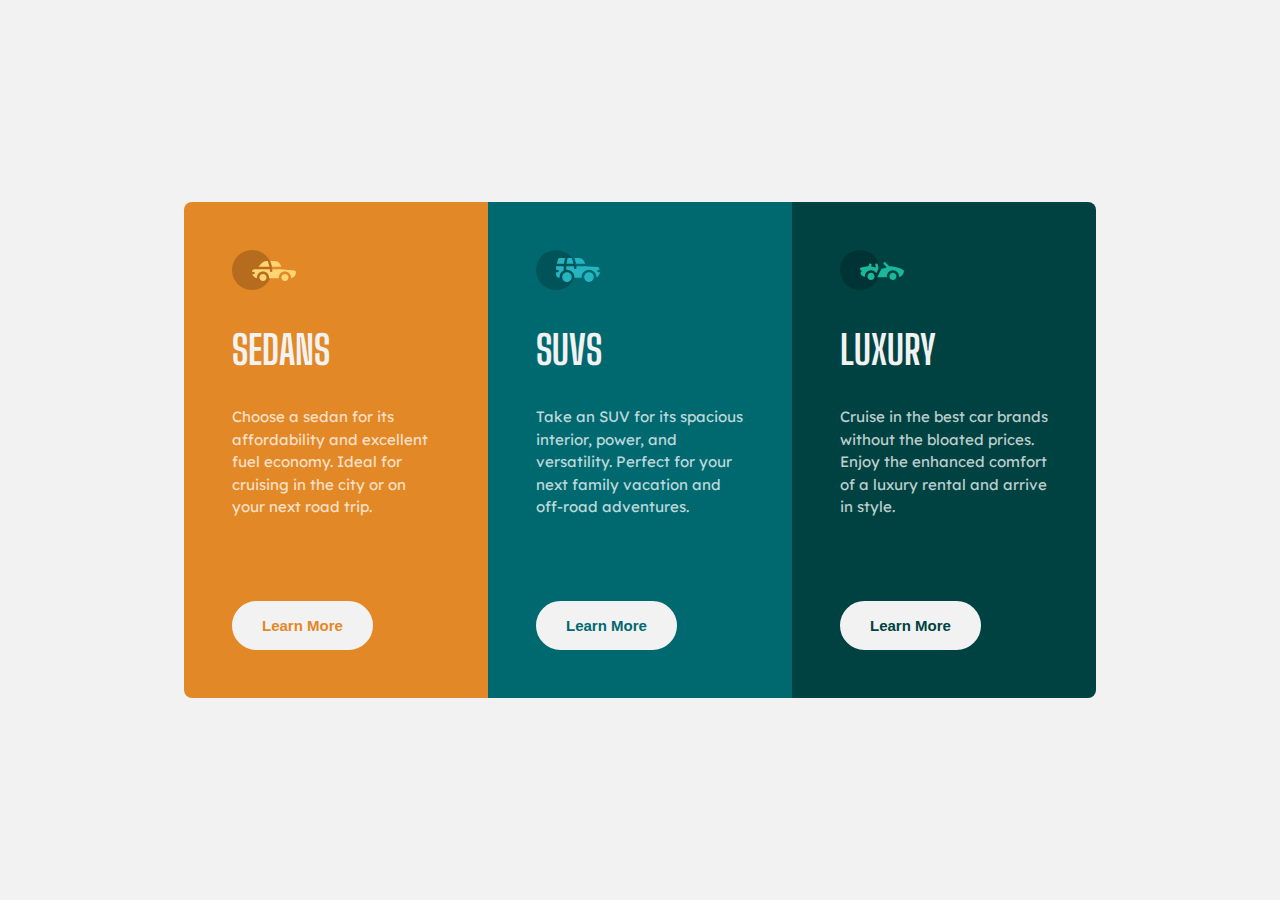
<file: 3-column-preview-card-component/index.html>
<!DOCTYPE html>
<html lang="en">
  <head>
    <meta charset="UTF-8" />
    <meta name="viewport" content="width=device-width, initial-scale=1.0" />
    <!-- displays site properly based on user's device -->

    <link
      rel="icon"
      type="image/png"
      sizes="32x32"
      href="./images/favicon-32x32.png"
    />
    <link rel="stylesheet" href="style.css" />

    <title>Frontend Mentor | 3-column preview card component</title>

    <!-- Feel free to remove these styles or customise in your own stylesheet 👍 -->
    <style>
      .attribution {
        font-size: 11px;
        text-align: center;
      }
      .attribution a {
        color: hsl(228, 45%, 44%);
      }
    </style>
  </head>
  <body>
    <div class="container">
      <div class="orange_column column">
        <img src="./images/icon-sedans.svg" alt="car" />
        <h2>Sedans</h2>
        <p>
          Choose a sedan for its affordability and excellent fuel economy. Ideal
          for cruising in the city or on your next road trip.
        </p>
        <button>Learn more</button>
      </div>
      <div class="darkCyan_column column">
        <img src="./images/icon-suvs.svg" alt="car" />
        <h2>SUVs</h2>
        <p>
          Take an SUV for its spacious interior, power, and versatility. Perfect
          for your next family vacation and off-road adventures.
        </p>
        <button>Learn more</button>
      </div>
      <div class="vDarkCyan_column column">
        <img src="./images/icon-luxury.svg" alt="car" />
        <h2>Luxury</h2>
        <p>
          Cruise in the best car brands without the bloated prices. Enjoy the
          enhanced comfort of a luxury rental and arrive in style.
        </p>
        <button>Learn more</button>
      </div>
    </div>

    <!-- <div class="attribution">
    Challenge by <a href="https://www.frontendmentor.io?ref=challenge" target="_blank">Frontend Mentor</a>. 
    Coded by <a href="#">Your Name Here</a>.
  </div> -->
  </body>
</html>
</file>
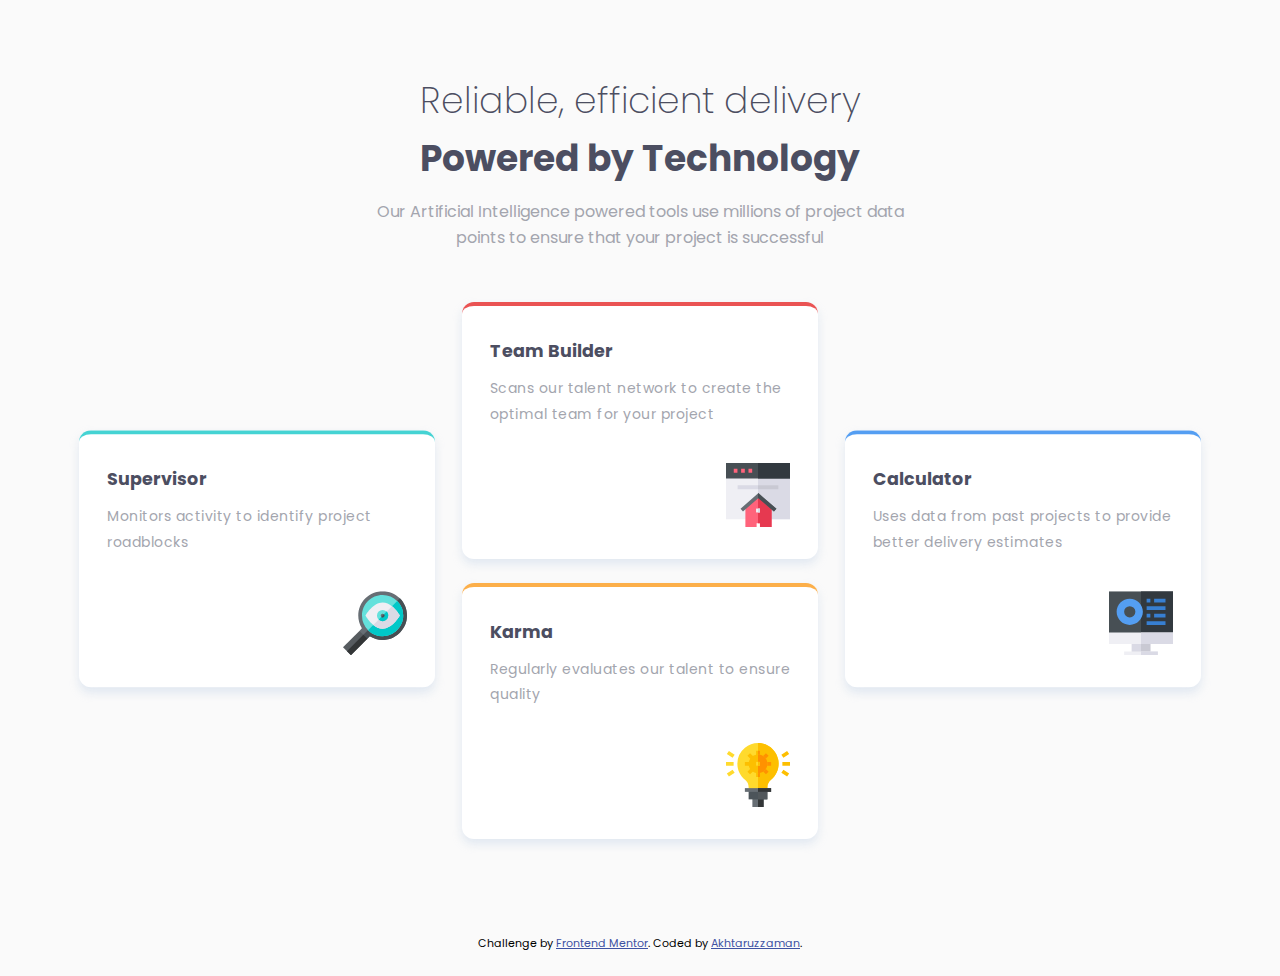
<file: four-card-feature-section-master/index.html>
<!DOCTYPE html>
<html lang="en">
  <head>
    <meta charset="UTF-8" />
    <meta name="viewport" content="width=device-width, initial-scale=1.0" />
    <!-- displays site properly based on user's device -->

    <link
      rel="icon"
      type="image/png"
      sizes="32x32"
      href="./images/favicon-32x32.png"
    />
    <link rel="stylesheet" href="style.css" />

    <title>Frontend Mentor | Four card feature section</title>

    <!-- Feel free to remove these styles or customise in your own stylesheet 👍 -->
    <style>
      .attribution {
        font-size: 11px;
        text-align: center;
      }
      .attribution a {
        color: hsl(228, 45%, 44%);
      }
    </style>
  </head>
  <body>
    <section class="container">
      <header>
        <h1>Reliable, efficient delivery</h1>
        <h2>Powered by Technology</h2>
        <p>
          Our Artificial Intelligence powered tools use millions of project data
          points to ensure that your project is successful
        </p>
      </header>
      <main>
        <div class="cards">
          <div class="card down">
            <h3 class="card_heading">Supervisor</h3>
            <p class="card_pera">
              Monitors activity to identify project roadblocks
            </p>
            <div class="icon">
              <img src="./images/icon-supervisor.svg" alt="magnifire" />
            </div>
          </div>
          <div class="card">
            <h3 class="card_heading">Team Builder</h3>
            <p class="card_pera">
              Scans our talent network to create the optimal team for your
              project
            </p>
            <div class="icon">
              <img src="./images/icon-team-builder.svg" alt="magnifire" />
            </div>
          </div>
          <div class="card">
            <h3 class="card_heading">Karma</h3>
            <p class="card_pera">
              Regularly evaluates our talent to ensure quality
            </p>
            <div class="icon">
              <img src="./images/icon-karma.svg" alt="magnifire" />
            </div>
          </div>
          <div class="card down">
            <h3 class="card_heading">Calculator</h3>
            <p class="card_pera">
              Uses data from past projects to provide better delivery estimates
            </p>
            <div class="icon">
              <img src="./images/icon-calculator.svg" alt="magnifire" />
            </div>
          </div>
        </div>
      </main>

      <footer>
        <p class="attribution">
          Challenge by
          <a href="https://www.frontendmentor.io?ref=challenge" target="_blank"
            >Frontend Mentor</a
          >. Coded by
          <a href="https://github.com/Akhtaruzzamanan">Akhtaruzzaman</a>.
        </p>
      </footer>
    </section>
  </body>
</html>
</file>
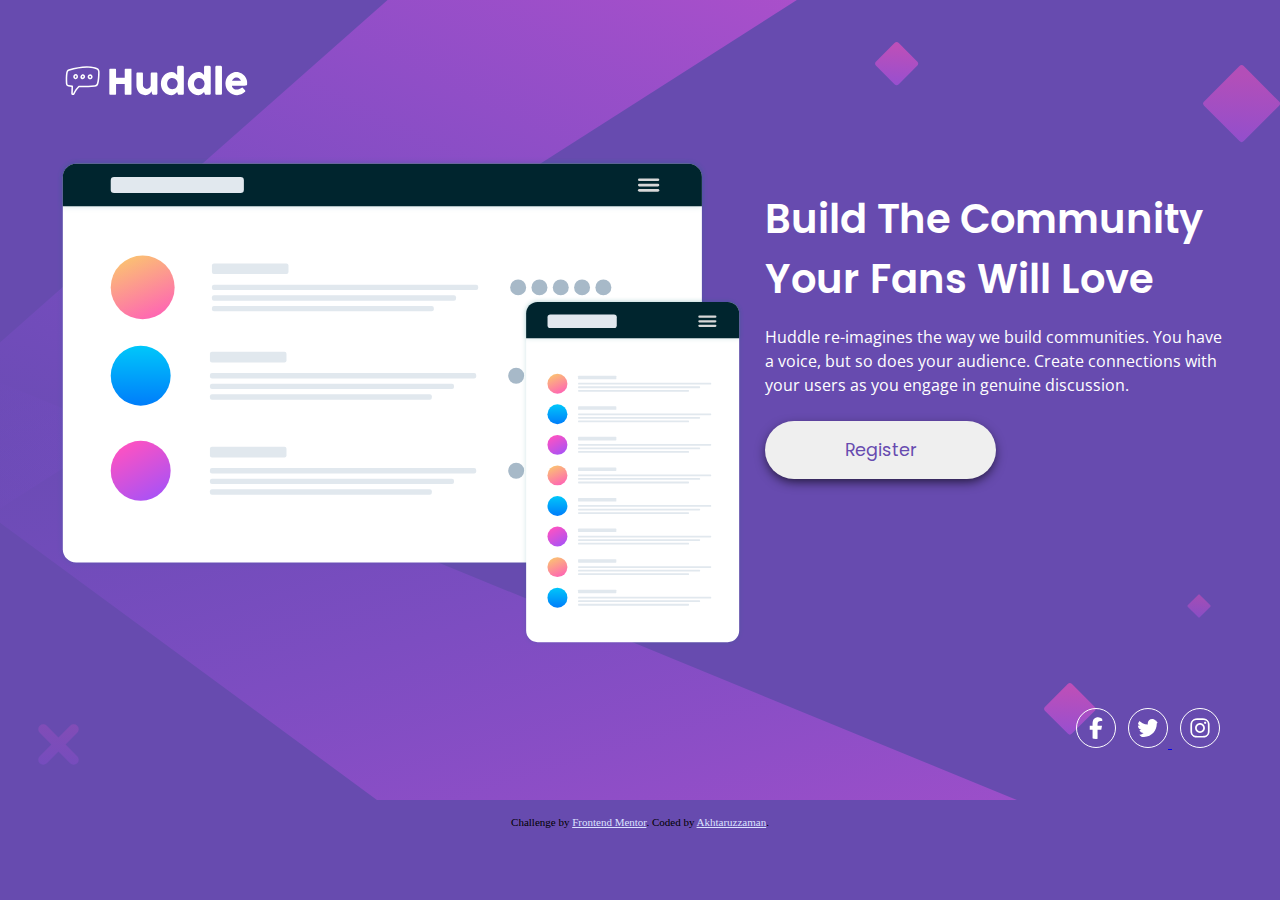
<file: huddle-landing-page-with-single-introductory-section-solutions/index.html>
<!DOCTYPE html>
<html lang="en">
  <head>
    <meta charset="UTF-8" />
    <meta name="viewport" content="width=device-width, initial-scale=1.0" />
    <!-- displays site properly based on user's device -->

    <link
      rel="icon"
      type="image/png"
      sizes="32x32"
      href="./images/favicon-32x32.png"
    />
    <link
      rel="stylesheet"
      href="https://cdnjs.cloudflare.com/ajax/libs/font-awesome/6.5.2/css/all.min.css"
    />
    <link rel="stylesheet" href="style.css" />
    <title>
      Frontend Mentor | Huddle landing page with single introductory section
    </title>

    <!-- Feel free to remove these styles or customise in your own stylesheet 👍 -->
    <style>
      .attribution {
        font-size: 11px;
        text-align: center;
        padding: 8px;
      }
      .attribution a {
        color: hsl(229, 100%, 93%);
      }
    </style>
  </head>
  <body>
    <main>
      <div class="container">
        <div class="logo">
          <img src="./images/logo.svg" alt="Logo" />
        </div>
        <div class="content">
          <div class="image">
            <img src="./images//illustration-mockups.svg" alt="banner_Image" />
          </div>
          <div class="text">
            <h1>Build The Community Your Fans Will Love</h1>
            <p>
              Huddle re-imagines the way we build communities. You have a voice,
              but so does your audience. Create connections with your users as
              you engage in genuine discussion.
            </p>
            <button>Register</button>
          </div>
        </div>
        <div class="social-icons">
          <a href="#">
            <svg xmlns="http://www.w3.org/2000/svg" viewBox="0 0 320 512">
              <!--!Font Awesome Free 6.5.2 by @fontawesome - https://fontawesome.com License - https://fontawesome.com/license/free Copyright 2024 Fonticons, Inc.-->
              <path
                d="M80 299.3V512H196V299.3h86.5l18-97.8H196V166.9c0-51.7 20.3-71.5 72.7-71.5c16.3 0 29.4 .4 37 1.2V7.9C291.4 4 256.4 0 236.2 0C129.3 0 80 50.5 80 159.4v42.1H14v97.8H80z"
              /></svg
          ></a>
          <a href="#">
            <svg xmlns="http://www.w3.org/2000/svg" viewBox="0 0 512 512">
              <!--!Font Awesome Free 6.5.2 by @fontawesome - https://fontawesome.com License - https://fontawesome.com/license/free Copyright 2024 Fonticons, Inc.-->
              <path
                d="M459.4 151.7c.3 4.5 .3 9.1 .3 13.6 0 138.7-105.6 298.6-298.6 298.6-59.5 0-114.7-17.2-161.1-47.1 8.4 1 16.6 1.3 25.3 1.3 49.1 0 94.2-16.6 130.3-44.8-46.1-1-84.8-31.2-98.1-72.8 6.5 1 13 1.6 19.8 1.6 9.4 0 18.8-1.3 27.6-3.6-48.1-9.7-84.1-52-84.1-103v-1.3c14 7.8 30.2 12.7 47.4 13.3-28.3-18.8-46.8-51-46.8-87.4 0-19.5 5.2-37.4 14.3-53 51.7 63.7 129.3 105.3 216.4 109.8-1.6-7.8-2.6-15.9-2.6-24 0-57.8 46.8-104.9 104.9-104.9 30.2 0 57.5 12.7 76.7 33.1 23.7-4.5 46.5-13.3 66.6-25.3-7.8 24.4-24.4 44.8-46.1 57.8 21.1-2.3 41.6-8.1 60.4-16.2-14.3 20.8-32.2 39.3-52.6 54.3z"
              />
            </svg>
          </a>
          <a href="#"
            ><svg xmlns="http://www.w3.org/2000/svg" viewBox="0 0 448 512">
              <!--!Font Awesome Free 6.5.2 by @fontawesome - https://fontawesome.com License - https://fontawesome.com/license/free Copyright 2024 Fonticons, Inc.-->
              <path
                d="M224.1 141c-63.6 0-114.9 51.3-114.9 114.9s51.3 114.9 114.9 114.9S339 319.5 339 255.9 287.7 141 224.1 141zm0 189.6c-41.1 0-74.7-33.5-74.7-74.7s33.5-74.7 74.7-74.7 74.7 33.5 74.7 74.7-33.6 74.7-74.7 74.7zm146.4-194.3c0 14.9-12 26.8-26.8 26.8-14.9 0-26.8-12-26.8-26.8s12-26.8 26.8-26.8 26.8 12 26.8 26.8zm76.1 27.2c-1.7-35.9-9.9-67.7-36.2-93.9-26.2-26.2-58-34.4-93.9-36.2-37-2.1-147.9-2.1-184.9 0-35.8 1.7-67.6 9.9-93.9 36.1s-34.4 58-36.2 93.9c-2.1 37-2.1 147.9 0 184.9 1.7 35.9 9.9 67.7 36.2 93.9s58 34.4 93.9 36.2c37 2.1 147.9 2.1 184.9 0 35.9-1.7 67.7-9.9 93.9-36.2 26.2-26.2 34.4-58 36.2-93.9 2.1-37 2.1-147.8 0-184.8zM398.8 388c-7.8 19.6-22.9 34.7-42.6 42.6-29.5 11.7-99.5 9-132.1 9s-102.7 2.6-132.1-9c-19.6-7.8-34.7-22.9-42.6-42.6-11.7-29.5-9-99.5-9-132.1s-2.6-102.7 9-132.1c7.8-19.6 22.9-34.7 42.6-42.6 29.5-11.7 99.5-9 132.1-9s102.7-2.6 132.1 9c19.6 7.8 34.7 22.9 42.6 42.6 11.7 29.5 9 99.5 9 132.1s2.7 102.7-9 132.1z"
              /></svg
          ></a>
        </div>
      </div>
    </main>

    <footer>
      <p class="attribution">
        Challenge by
        <a href="https://www.frontendmentor.io?ref=challenge" target="_blank"
          >Frontend Mentor</a
        >. Coded by
        <a href="https://github.com/Akhtaruzzamanan">Akhtaruzzaman</a>.
      </p>
    </footer>
  </body>
</html>
</file>
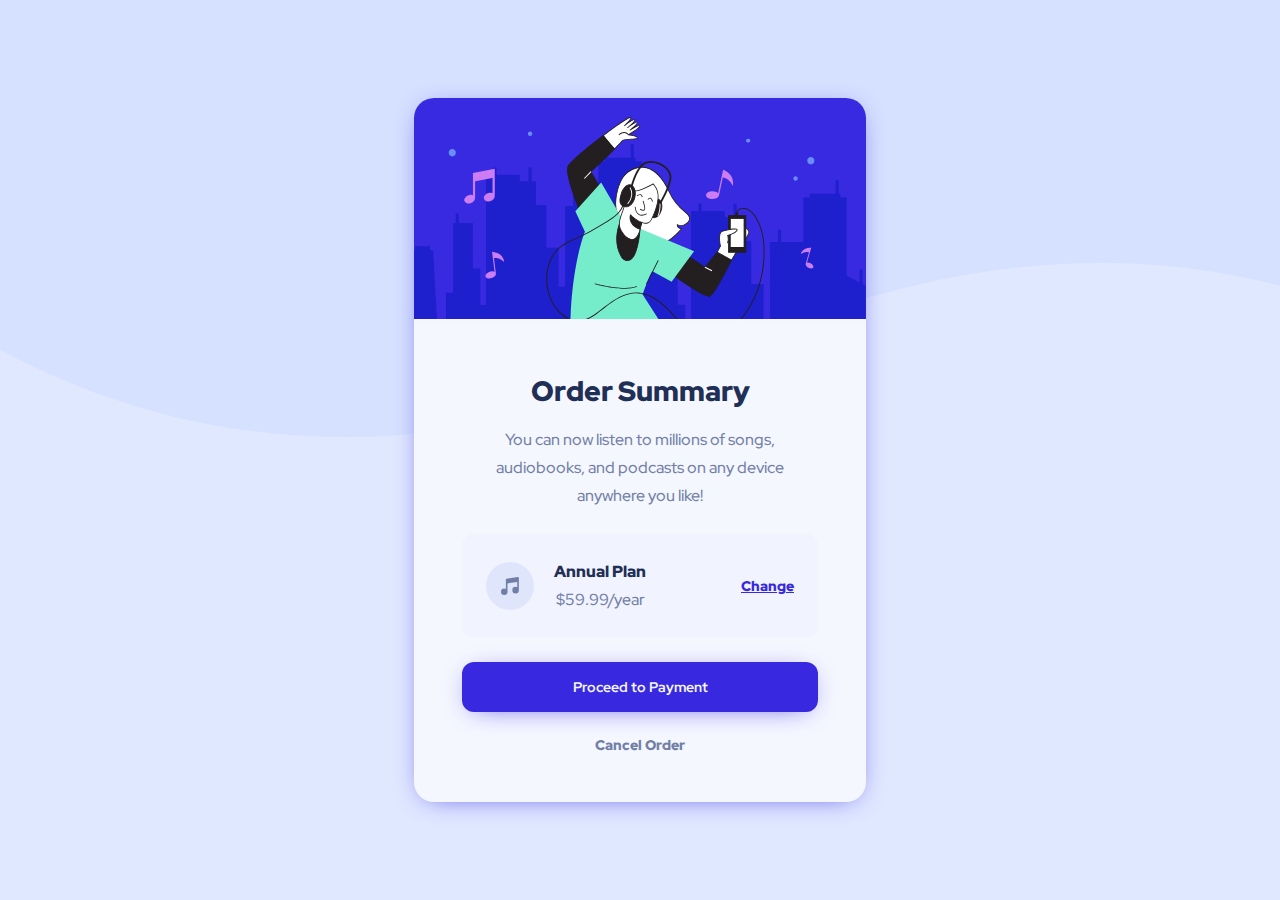
<file: order-summary-component/index.html>
<!DOCTYPE html>
<html lang="en">
  <head>
    <meta charset="UTF-8" />
    <meta name="viewport" content="width=device-width, initial-scale=1.0" />
    <!-- displays site properly based on user's device -->

    <link
      rel="icon"
      type="image/png"
      sizes="32x32"
      href="./images/favicon-32x32.png"
    />

    <title>Frontend Mentor | Order summary card</title>
    <link rel="stylesheet" href="style.css" />

    <!-- Feel free to remove these styles or customise in your own stylesheet 👍 -->
    <style>
      .attribution {
        font-size: 11px;
        text-align: center;
      }
      .attribution a {
        color: hsl(228, 45%, 44%);
      }
    </style>
  </head>
  <body>
    <div class="card">
      <div class="order_image">
        <img src="./images/illustration-hero.svg" alt="order-image" />
      </div>
      <div class="order_details">
        <h2>Order Summary</h2>
        <p>
          You can now listen to millions of songs, audiobooks, and podcasts on
          any device anywhere you like!
        </p>
        <div class="price_plan">
          <div class="price">
            <img src="./images/icon-music.svg" alt="music" />
            <p>
              <strong>Annual Plan</strong> <br />
              $59.99/year
            </p>
          </div>
          <div class="change">
            <a href="#">Change</a>
          </div>
        </div>
        <button>Proceed to Payment</button>
        <a href="#">Cancel Order</a>
      </div>
    </div>

    <!-- <div class="attribution">
      Challenge by
      <a href="https://www.frontendmentor.io?ref=challenge" target="_blank"
        >Frontend Mentor</a
      >. Coded by <a href="#">Your Name Here</a>.
    </div> -->
  </body>
</html>
</file>
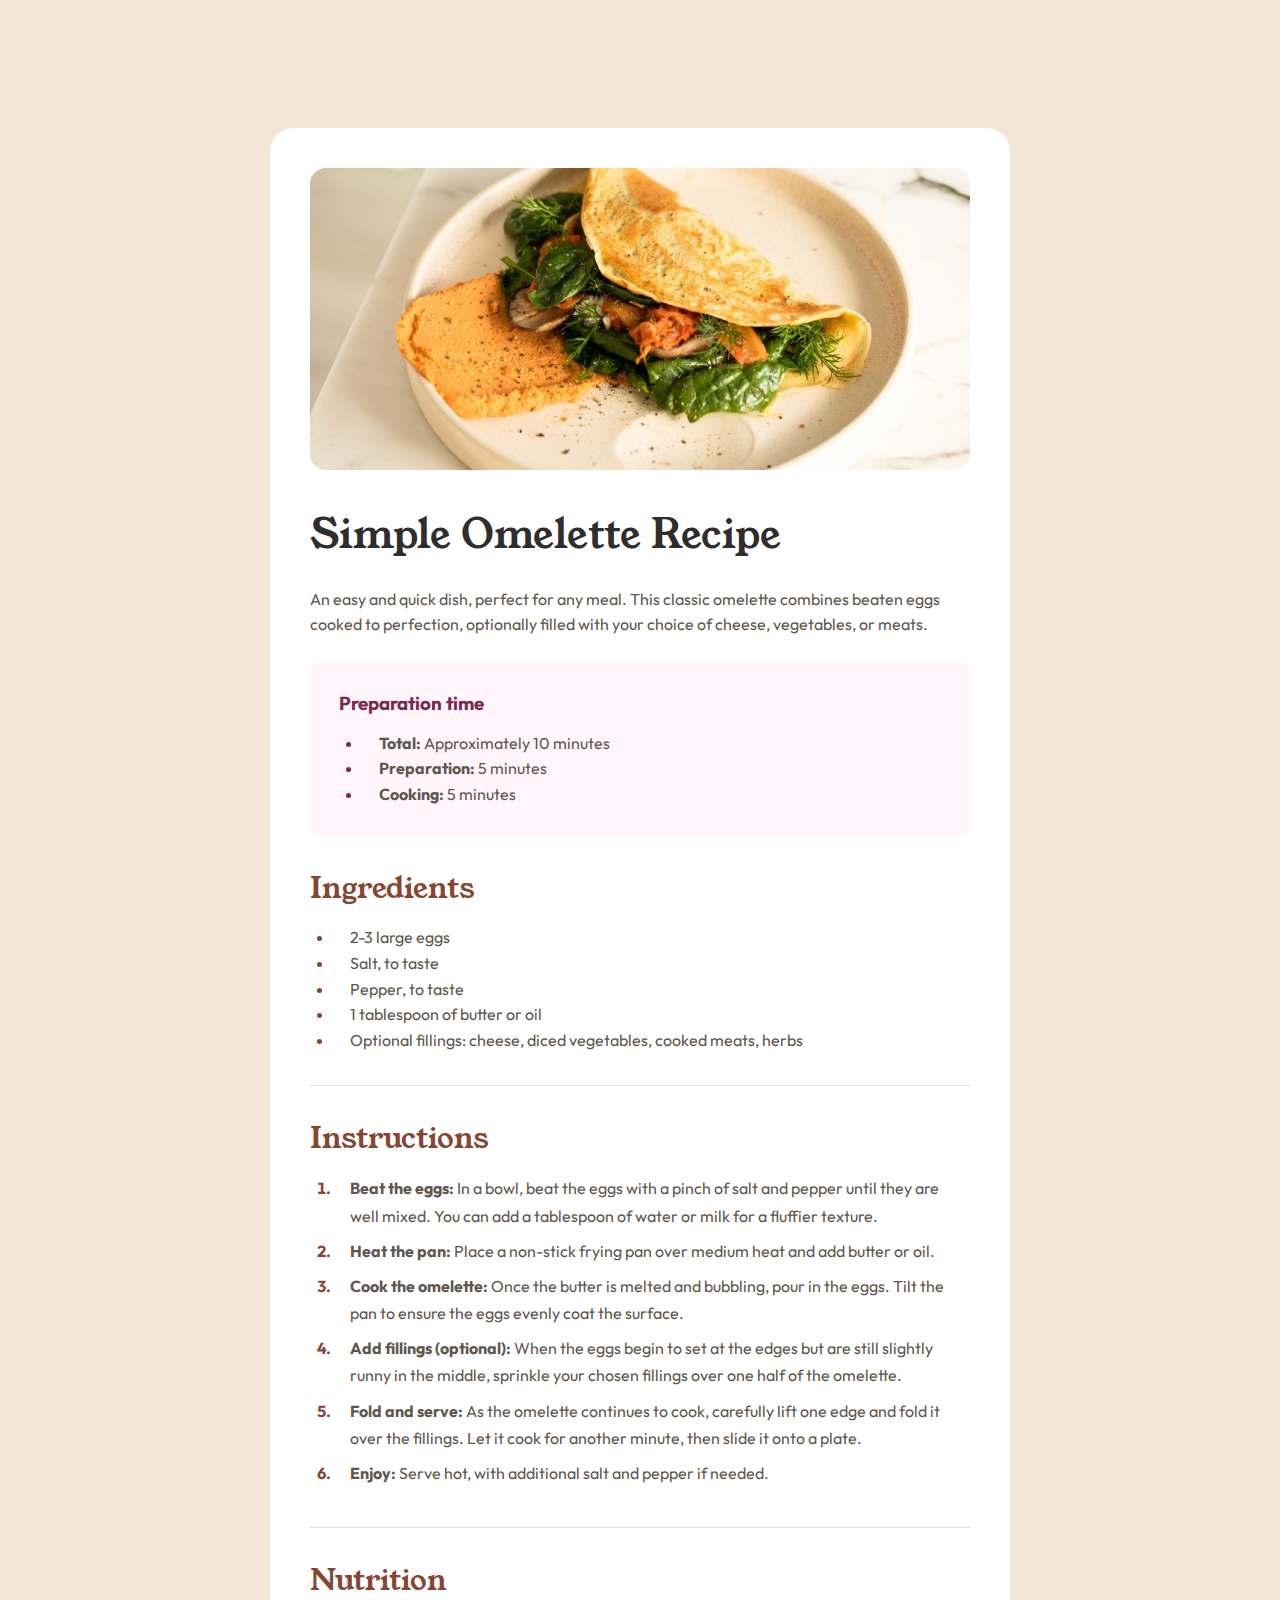
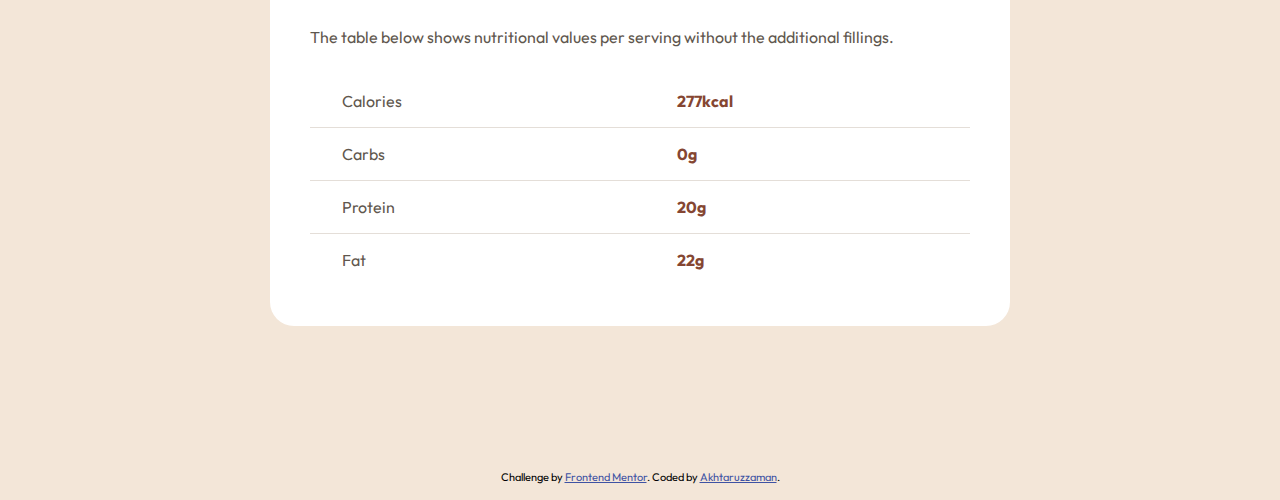
<file: recipe-page-main/index.html>
<!DOCTYPE html>
<html lang="en">
  <head>
    <meta charset="UTF-8" />
    <meta name="viewport" content="width=device-width, initial-scale=1.0" />
    <!-- displays site properly based on user's device -->

    <link
      rel="icon"
      type="image/png"
      sizes="32x32"
      href="./assets/images/favicon-32x32.png"
    />
    <link rel="stylesheet" href="style.css" />

    <title>Frontend Mentor | Recipe page</title>

    <!-- Feel free to remove these styles or customise in your own stylesheet 👍 -->
    <style>
      .attribution {
        font-size: 11px;
        text-align: center;
        padding: 1rem;
      }
      .attribution a {
        color: hsl(228, 45%, 44%);
      }
    </style>
  </head>
  <body>
    <main>
      <div class="container">
        <div class="recipe_card">
          <div class="recipe_image">
            <img src="./assets/images/image-omelette.jpeg" alt="recipe image" />
          </div>
          <div class="recipe_content">
            <h1 class="recipe_title">Simple Omelette Recipe</h1>
            <p class="recipe_decription">
              An easy and quick dish, perfect for any meal. This classic
              omelette combines beaten eggs cooked to perfection, optionally
              filled with your choice of cheese, vegetables, or meats.
            </p>
            <div class="preparation_time">
              <h3>Preparation time</h3>
              <ul>
                <li><strong>Total:</strong> Approximately 10 minutes</li>
                <li><strong>Preparation:</strong> 5 minutes</li>
                <li><strong>Cooking:</strong> 5 minutes</li>
              </ul>
            </div>
            <div class="ingredients">
              <h2>Ingredients</h2>
              <ul>
                <li>2-3 large eggs</li>
                <li>Salt, to taste</li>
                <li>Pepper, to taste</li>
                <li>1 tablespoon of butter or oil</li>
                <li>
                  Optional fillings: cheese, diced vegetables, cooked meats,
                  herbs
                </li>
              </ul>
            </div>
            <div class="instructions">
              <h2>Instructions</h2>
              <ol>
                <li>
                  <strong>Beat the eggs: </strong> In a bowl, beat the eggs with
                  a pinch of salt and pepper until they are well mixed. You can
                  add a tablespoon of water or milk for a fluffier texture.
                </li>
                <li>
                  <strong>Heat the pan: </strong> Place a non-stick frying pan
                  over medium heat and add butter or oil.
                </li>
                <li>
                  <strong>Cook the omelette: </strong> Once the butter is melted
                  and bubbling, pour in the eggs. Tilt the pan to ensure the
                  eggs evenly coat the surface.
                </li>
                <li>
                  <strong>Add fillings (optional): </strong> When the eggs begin
                  to set at the edges but are still slightly runny in the
                  middle, sprinkle your chosen fillings over one half of the
                  omelette.
                </li>
                <li>
                  <strong>Fold and serve: </strong> As the omelette continues to
                  cook, carefully lift one edge and fold it over the fillings.
                  Let it cook for another minute, then slide it onto a plate.
                </li>
                <li>
                  <strong>Enjoy: </strong> Serve hot, with additional salt and
                  pepper if needed.
                </li>
              </ol>
            </div>
            <div class="nutrition">
              <h2>Nutrition</h2>
              <p>
                The table below shows nutritional values per serving without the
                additional fillings.
              </p>
              <table>
                <tr>
                  <td>Calories</td>
                  <td><strong>277kcal</strong></td>
                </tr>
                <tr>
                  <td>Carbs</td>
                  <td><strong>0g</strong></td>
                </tr>
                <tr>
                  <td>Protein</td>
                  <td><strong>20g</strong></td>
                </tr>
                <tr>
                  <td>Fat</td>
                  <td><strong>22g</strong></td>
                </tr>
              </table>
            </div>
          </div>
        </div>
      </div>
    </main>

    <div class="attribution">
      Challenge by
      <a href="https://www.frontendmentor.io?ref=challenge" target="_blank"
        >Frontend Mentor</a
      >. Coded by
      <a href="https://github.com/Akhtaruzzamanan">Akhtaruzzaman</a>.
    </div>
  </body>
</html>
</file>
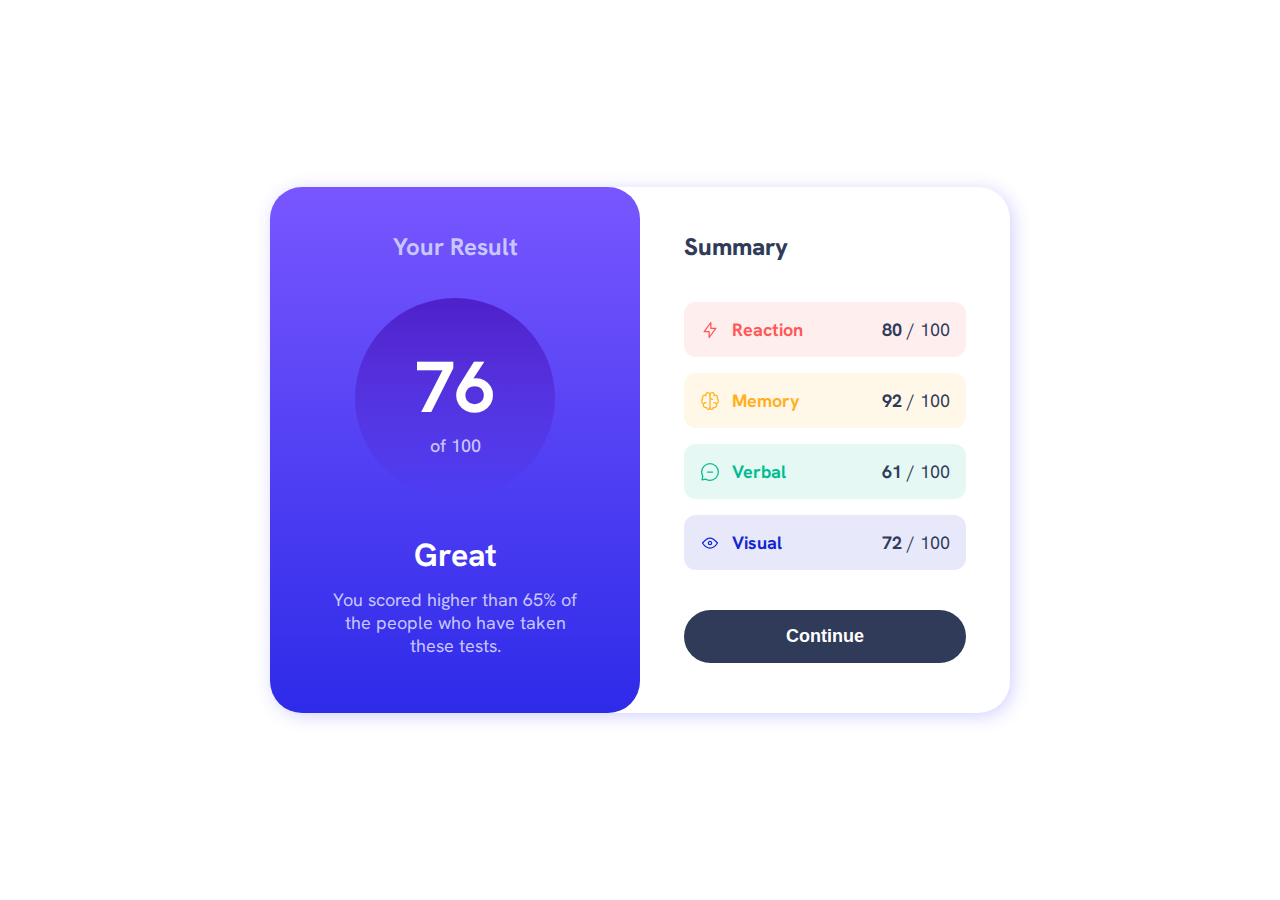
<file: results-summary-component/index.html>
<!DOCTYPE html>
<html lang="en">
  <head>
    <meta charset="UTF-8" />
    <meta name="viewport" content="width=device-width, initial-scale=1.0" />
    <!-- displays site properly based on user's device -->

    <link
      rel="icon"
      type="image/png"
      sizes="32x32"
      href="./assets/images/favicon-32x32.png"
    />
    <link rel="stylesheet" href="style.css" />

    <title>Frontend Mentor | Results summary component</title>

    <!-- Feel free to remove these styles or customise in your own stylesheet 👍 -->
    <style>
      .attribution {
        font-size: 11px;
        text-align: center;
      }
      .attribution a {
        color: hsl(228, 45%, 44%);
      }
    </style>
  </head>
  <body>
    <div class="card">
      <section class="result">
        <h3 class="title">Your Result</h3>
        <div class="circle">
          <!-- <span class="learge">76</span> <span>of 100</span> -->
          <h2>76</h2>
          <p>of 100</p>
        </div>
        <h2>Great</h2>
        <p>
          You scored higher than 65% of the people who have taken these tests.
        </p>
      </section>
      <section class="summary">
        <h3 class="title">Summary</h3>
        <div class="mark_rows">
          <div class="row">
            <div class="badge">
              <img src="./assets/images/icon-reaction.svg" alt="Reaction" />
              <strong>Reaction</strong>
            </div>
            <p><strong>80</strong> / 100</p>
          </div>
          <div class="row">
            <div class="badge">
              <img src="./assets/images/icon-memory.svg" alt="Reaction" />
              <strong>Memory</strong>
            </div>
            <p><strong>92</strong> / 100</p>
          </div>
          <div class="row">
            <div class="badge">
              <img src="./assets/images/icon-verbal.svg" alt="Reaction" />
              <strong>Verbal</strong>
            </div>
            <p><strong>61</strong> / 100</p>
          </div>
          <div class="row">
            <div class="badge">
              <img src="./assets/images/icon-visual.svg" alt="Reaction" />
              <strong>Visual</strong>
            </div>
            <p><strong>72</strong> / 100</p>
          </div>
        </div>
        <button>Continue</button>
      </section>
    </div>
    <!-- <div class="attribution">
      Challenge by
      <a href="https://www.frontendmentor.io?ref=challenge" target="_blank"
        >Frontend Mentor</a
      >. Coded by <a href="#">Your Name Here</a>.
    </div> -->
  </body>
</html>
</file>
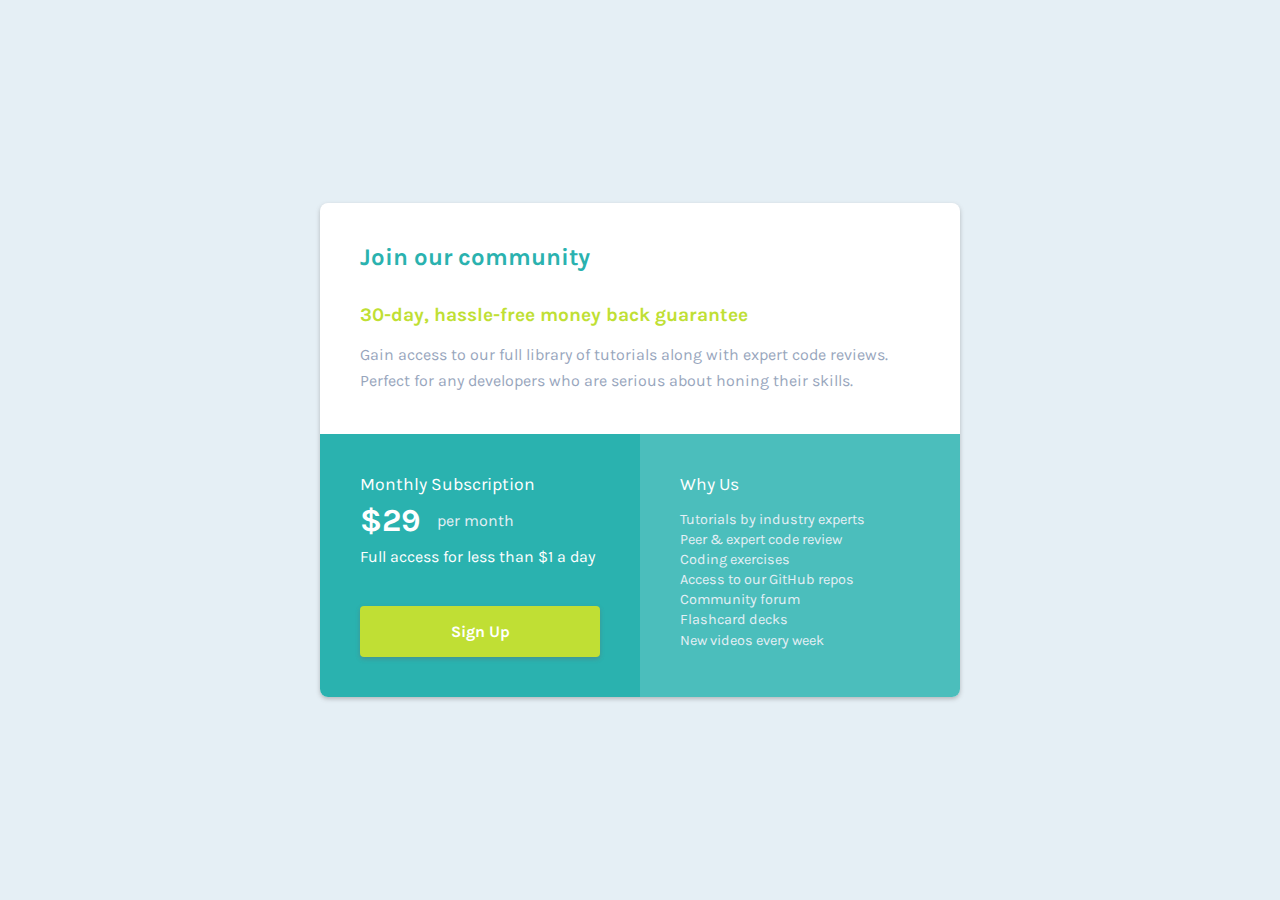
<file: single-price-grid-component-solution/index.html>
<!DOCTYPE html>
<html lang="en">
  <head>
    <meta charset="UTF-8" />
    <meta name="viewport" content="width=device-width, initial-scale=1.0" />
    <!-- displays site properly based on user's device -->

    <link
      rel="icon"
      type="image/png"
      sizes="32x32"
      href="./images/favicon-32x32.png"
    />

    <title>Frontend Mentor | Single Price Grid Component</title>
    <link rel="stylesheet" href="style.css" />

    <!-- Feel free to remove these styles or customise in your own stylesheet 👍 -->
    <style>
      .attribution {
        font-size: 11px;
        text-align: center;
      }
      .attribution a {
        color: hsl(228, 45%, 44%);
      }
    </style>
  </head>
  <body>
    <section class="card">
      <div class="card_box">
        <div class="card_content">
          <h3>Join our community</h3>
          <h4>30-day, hassle-free money back guarantee</h4>
          <p>
            Gain access to our full library of tutorials along with expert code
            reviews. Perfect for any developers who are serious about honing
            their skills.
          </p>
        </div>
        <div class="price_grid">
          <div class="price">
            <strong class="price_heading">Monthly Subscription</strong>
            <p><strong>&dollar;29</strong> <span>per month</span></p>
            <p>Full access for less than &dollar;1 a day</p>
            <button>Sign Up</button>
          </div>
          <div class="feature">
            <strong class="price_heading">Why Us</strong>
            <ul>
              <li>Tutorials by industry experts</li>
              <li>Peer &amp; expert code review</li>
              <li>Coding exercises</li>
              <li>Access to our GitHub repos</li>
              <li>Community forum</li>
              <li>Flashcard decks</li>
              <li>New videos every week</li>
            </ul>
          </div>
        </div>
      </div>
    </section>

    <!-- <footer>
      <p class="attribution">
        Challenge by
        <a href="https://www.frontendmentor.io?ref=challenge" target="_blank"
          >Frontend Mentor</a
        >. Coded by <a href="#">Akhtaruzzaman</a>.
      </p>
    </footer> -->
  </body>
</html>
</file>
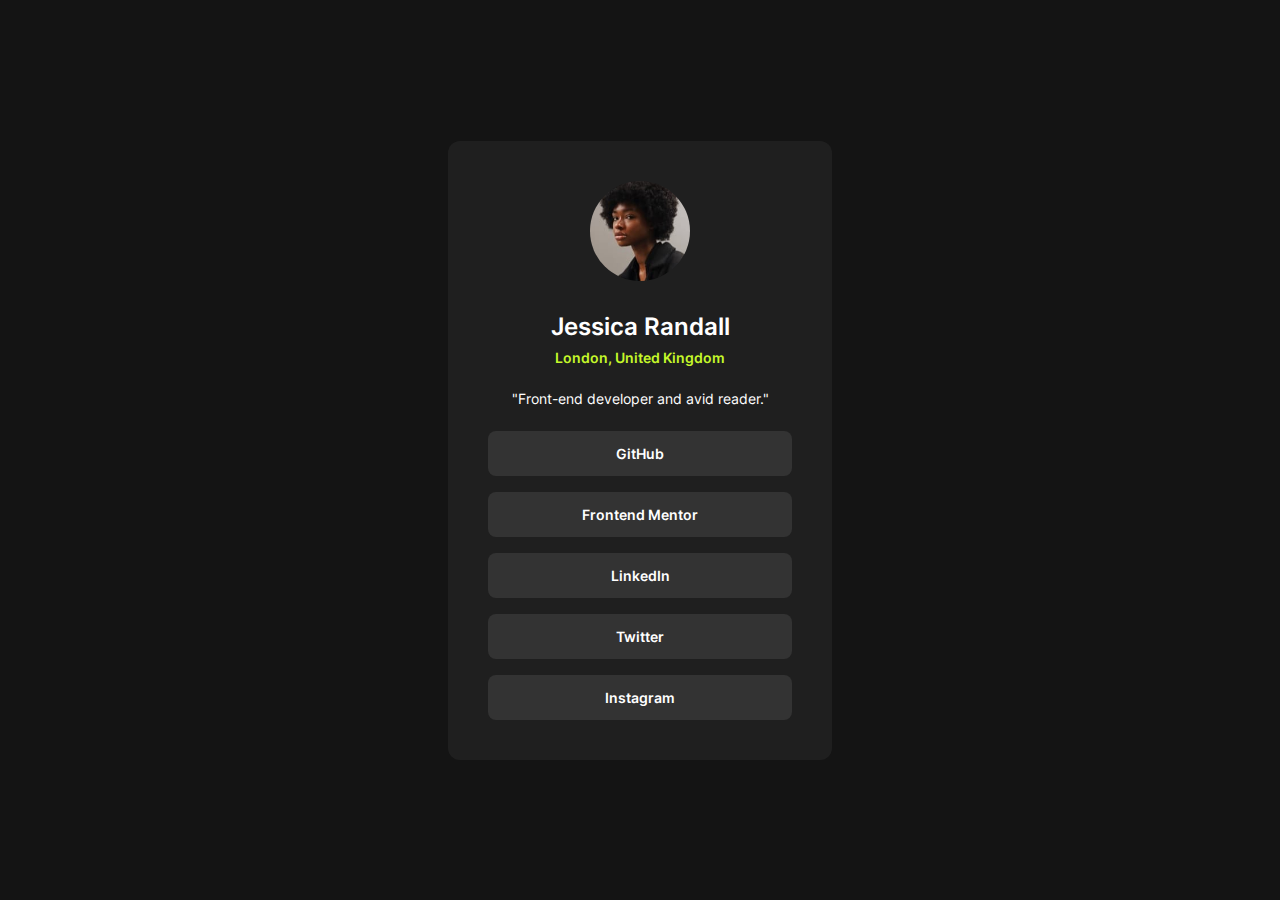
<file: social-links-profile/index.html>
<!DOCTYPE html>
<html lang="en">
  <head>
    <meta charset="UTF-8" />
    <meta name="viewport" content="width=device-width, initial-scale=1.0" />
    <!-- displays site properly based on user's device -->

    <link
      rel="icon"
      type="image/png"
      sizes="32x32"
      href="./assets/images/favicon-32x32.png"
    />
    <link rel="stylesheet" href="style.css" />

    <title>Frontend Mentor | Social links profile</title>

    <!-- Feel free to remove these styles or customise in your own stylesheet 👍 -->
    <style>
      .attribution {
        font-size: 11px;
        text-align: center;
      }
      .attribution a {
        color: hsl(228, 45%, 44%);
      }
    </style>
  </head>
  <body>
    <div class="card">
      <img src="./assets/images/avatar-jessica.jpeg" alt="avatar" />
      <h2>Jessica Randall</h2>
      <p class="address">London, United Kingdom</p>
      <p class="bio">"Front-end developer and avid reader."</p>
      <ul class="social_link">
        <li><a href="#">GitHub</a></li>
        <li><a href="#">frontend mentor</a></li>
        <li><a href="#">LinkedIn</a></li>
        <li><a href="#">Twitter</a></li>
        <li><a href="#">Instagram</a></li>
      </ul>
    </div>

    <!-- <div class="attribution">
      Challenge by
      <a href="https://www.frontendmentor.io?ref=challenge" target="_blank"
        >Frontend Mentor</a
      >. Coded by <a href="#">Your Name Here</a>.
    </div> -->
  </body>
</html>
</file>
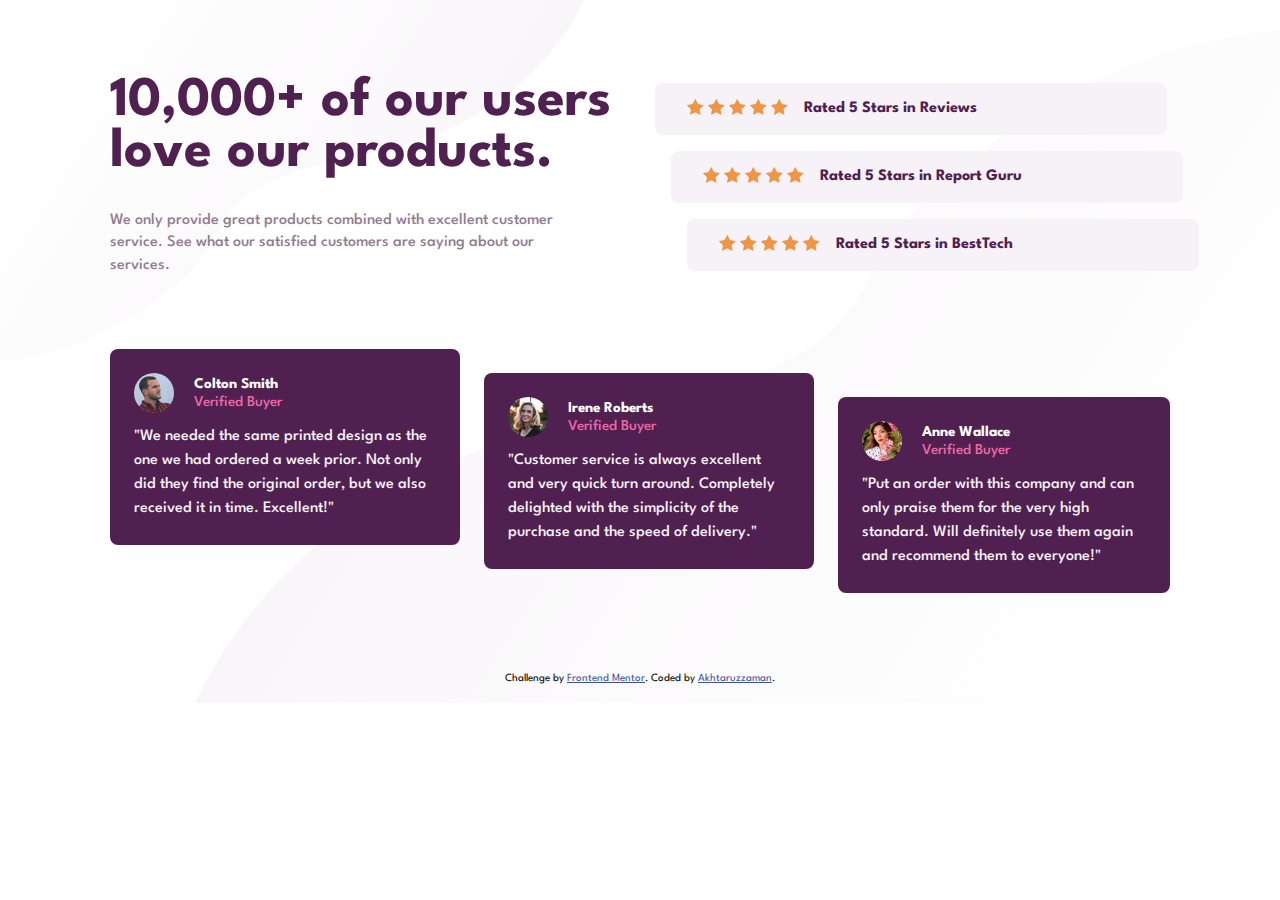
<file: social-proof-section-solution/index.html>
<!DOCTYPE html>
<html lang="en">
  <head>
    <meta charset="UTF-8" />
    <meta name="viewport" content="width=device-width, initial-scale=1.0" />
    <!-- displays site properly based on user's device -->

    <link
      rel="icon"
      type="image/png"
      sizes="32x32"
      href="./images/favicon-32x32.png"
    />
    <link rel="stylesheet" href="style.css" />

    <title>Frontend Mentor | Social proof section</title>

    <!-- Feel free to remove these styles or customise in your own stylesheet 👍 -->
    <style>
      .attribution {
        font-size: 11px;
        text-align: center;
        margin: 20px auto;
      }
      .attribution a {
        color: hsl(228, 45%, 44%);
      }
    </style>
  </head>
  <body>
    <main class="main">
      <div class="container">
        <div class="row">
          <div class="heading">
            <h2>10,000+ of our users love our products.</h2>
            <p>
              We only provide great products combined with excellent customer
              service. See what our satisfied customers are saying about our
              services.
            </p>
          </div>
          <div class="rating_group">
            <div class="rating">
              <div class="star">
                <img src="./images/icon-star.svg" alt="rating star" />
                <img src="./images/icon-star.svg" alt="rating star" />
                <img src="./images/icon-star.svg" alt="rating star" />
                <img src="./images/icon-star.svg" alt="rating star" />
                <img src="./images/icon-star.svg" alt="rating star" />
              </div>
              <strong>Rated 5 Stars in Reviews</strong>
            </div>
            <div class="rating">
              <div class="star">
                <img src="./images/icon-star.svg" alt="rating star" />
                <img src="./images/icon-star.svg" alt="rating star" />
                <img src="./images/icon-star.svg" alt="rating star" />
                <img src="./images/icon-star.svg" alt="rating star" />
                <img src="./images/icon-star.svg" alt="rating star" />
              </div>
              <strong>Rated 5 Stars in Report Guru</strong>
            </div>
            <div class="rating">
              <div class="star">
                <img src="./images/icon-star.svg" alt="rating star" />
                <img src="./images/icon-star.svg" alt="rating star" />
                <img src="./images/icon-star.svg" alt="rating star" />
                <img src="./images/icon-star.svg" alt="rating star" />
                <img src="./images/icon-star.svg" alt="rating star" />
              </div>
              <strong>Rated 5 Stars in BestTech</strong>
            </div>
          </div>
        </div>
        <div class="row">
          <div class="claint_review">
            <div class="user">
              <img src="./images/image-colton.jpg" alt="profile image" />
              <div class="bio">
                <p>Colton Smith</p>
                <span>Verified Buyer</span>
              </div>
            </div>
            <p class="review_text">
              "We needed the same printed design as the one we had ordered a
              week prior. Not only did they find the original order, but we also
              received it in time. Excellent!"
            </p>
          </div>
          <div class="claint_review">
            <div class="user">
              <img src="./images/image-irene.jpg" alt="profile image" />
              <div class="bio">
                <p>Irene Roberts</p>
                <span>Verified Buyer</span>
              </div>
            </div>
            <p class="review_text">
              "Customer service is always excellent and very quick turn around.
              Completely delighted with the simplicity of the purchase and the
              speed of delivery."
            </p>
          </div>
          <div class="claint_review">
            <div class="user">
              <img src="./images/image-anne.jpg" alt="profile image" />
              <div class="bio">
                <p>Anne Wallace</p>
                <span>Verified Buyer</span>
              </div>
            </div>
            <p class="review_text">
              "Put an order with this company and can only praise them for the
              very high standard. Will definitely use them again and recommend
              them to everyone!"
            </p>
          </div>
        </div>
      </div>
    </main>

    <div class="attribution">
      Challenge by
      <a href="https://www.frontendmentor.io?ref=challenge" target="_blank"
        >Frontend Mentor</a
      >. Coded by <a href="#">Akhtaruzzaman</a>.
    </div>
  </body>
</html>
</file>
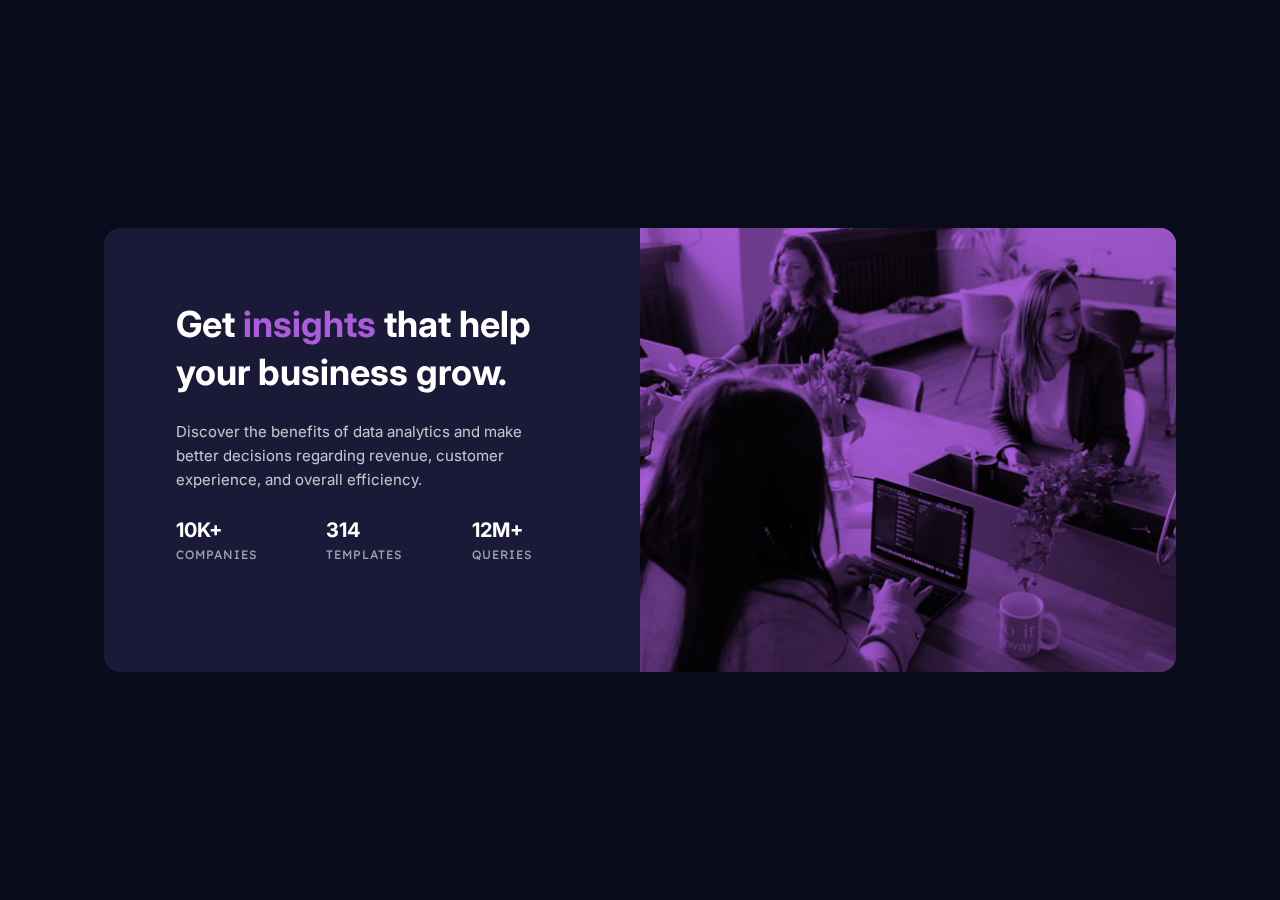
<file: stats-preview-card-component/index.html>
<!DOCTYPE html>
<html lang="en">
  <head>
    <meta charset="UTF-8" />
    <meta name="viewport" content="width=device-width, initial-scale=1.0" />
    <!-- displays site properly based on user's device -->

    <link
      rel="icon"
      type="image/png"
      sizes="32x32"
      href="./images/favicon-32x32.png"
    />
    <link rel="stylesheet" href="style.css" />
    <title>Frontend Mentor | Stats preview card component</title>

    <!-- Feel free to remove these styles or customise in your own stylesheet 👍 -->
    <style>
      .attribution {
        font-size: 11px;
        text-align: center;
      }
      .attribution a {
        color: hsl(228, 45%, 44%);
      }
    </style>
  </head>
  <body>
    <article class="card">
      <picture class="card_image">
        <source
          media="(min-width:654px)"
          srcset="./images/image-header-desktop.jpg"
        />
        <img src="./images/image-header-mobile.jpg" alt="Statistics image" />
      </picture>
      <div class="card_content">
        <h1 class="card_title">
          Get <span>insights</span> that help your business grow.
        </h1>
        <p>
          Discover the benefits of data analytics and make better decisions
          regarding revenue, customer experience, and overall efficiency.
        </p>
        <ul class="card_statistics">
          <li>
            <h2>10k+</h2>
            <span>companies</span>
          </li>
          <li>
            <h2>314</h2>
            <span>templates</span>
          </li>
          <li>
            <h2>12M+</h2>
            <span>queries</span>
          </li>
        </ul>
      </div>
    </article>

    <!-- <div class="attribution">
    Challenge by <a href="https://www.frontendmentor.io?ref=challenge" target="_blank">Frontend Mentor</a>. 
    Coded by <a href="#">Your Name Here</a>.
  </div> -->
  </body>
</html>
</file>
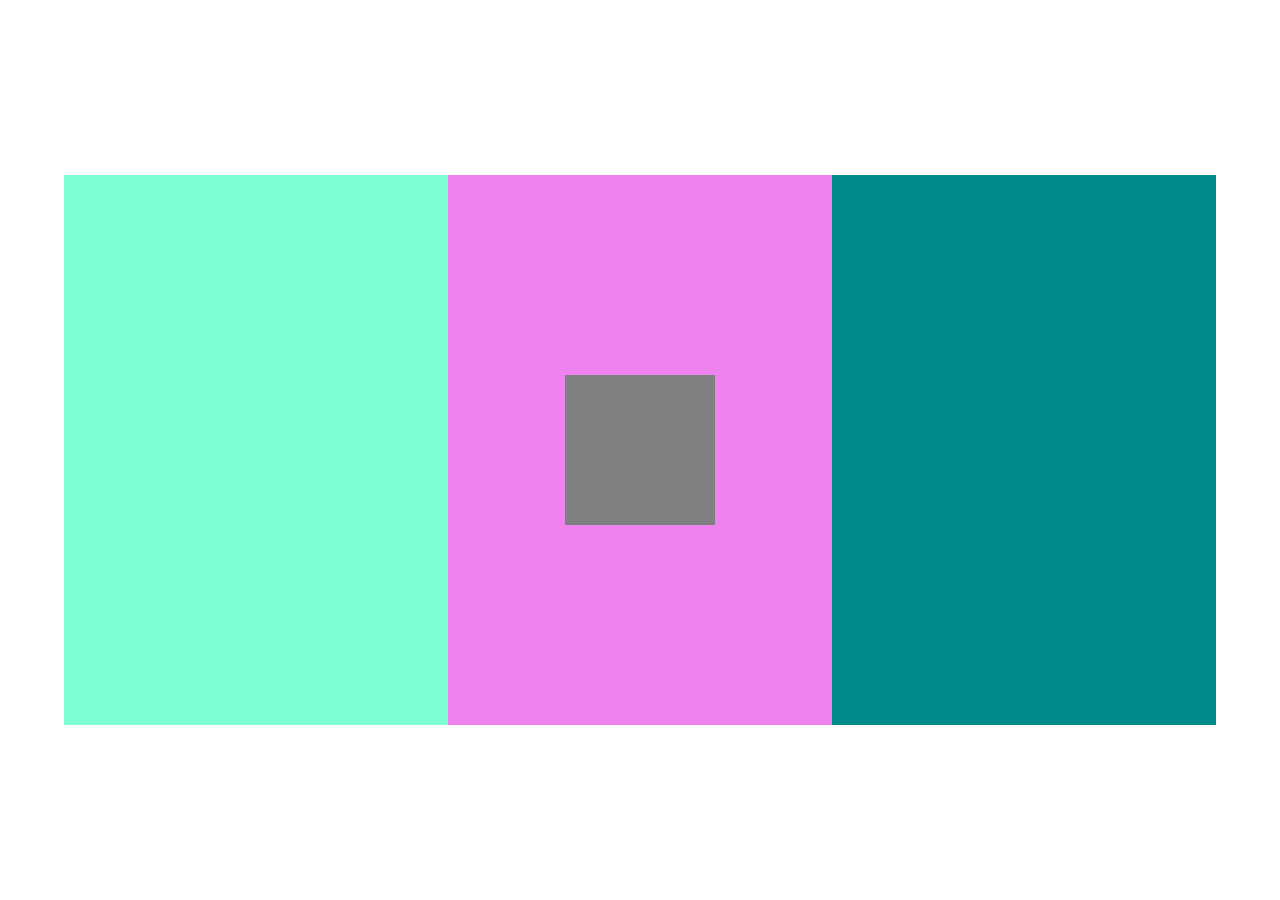
<file: 3-column-preview-card-component/test.html>
<!DOCTYPE html>
<html lang="en">
  <head>
    <meta charset="UTF-8" />
    <meta name="viewport" content="width=device-width, initial-scale=1.0" />
    <title>Document</title>
    <link rel="stylesheet" href="test.css" />
  </head>
  <body>
    <div class="wrapper">
      <div class="container">
        <div class="item1 item"></div>
        <div class="item2 item">
          <div class="center_div"></div>
        </div>
        <div class="item3 item"></div>
      </div>
    </div>
  </body>
</html>
</file>
<file: 3-column-preview-card-component/style.css>
@import url("https://fonts.googleapis.com/css2?family=Big+Shoulders+Display:wght@100..900&family=Lexend+Deca:wght@100..900&display=swap");

:root {
  --ff-primary: "Lexend Deca", sans-serif;
  --ff-secondary: "Big Shoulders Display", sans-serif;
  --fontSize: 15px;
  --fw-normal: 400;
  --fw-bold: 700;

  /* Primary color  */
  --brightOrange: hsl(31, 77%, 52%);
  --darkCyan: hsl(184, 100%, 22%);
  --veryDarkCyan: hsl(179, 100%, 13%);

  /* Neutral color  */
  --transparentWhite: hsla(0, 0%, 100%, 0.75);
  --veryLightGray: hsl(0, 0%, 95%);
}

*,
*::before,
*::after {
  margin: 0;
  padding: 0;
  box-sizing: border-box;
  list-style: none;
}

html,
body {
  height: 100%;
}

body {
  background-color: var(--veryLightGray);
  font-family: var(--ff-primary);
  font-weight: var(--fw-normal);
  font-size: var(--fontSize);
  display: flex;
  justify-content: center;
  align-items: center;
  padding: 24px;
}

.container {
  /* width: 920px; */
  /* width: 72vw; */
  display: flex;
  justify-content: center;
  align-items: center;
  border-radius: 8px;
  /* padding: 24px; */

  overflow: hidden;
}

.container .column {
  /* width: 33.33%; */
  width: 304px;
  padding: 3rem;
}

.container .column h2 {
  font-size: 40px;
  color: var(--veryLightGray);
  font-family: var(--ff-secondary);
  text-transform: uppercase;
  font-weight: var(--fw-bold);
  margin: 2rem auto;
}

.container .column p {
  font-size: var(--fontSize);
  font-weight: var(--fw-normal);
  color: var(--transparentWhite);
  line-height: 1.5;
}

.container .column button {
  font-size: var(--fontSize);
  font-weight: var(--fw-bold);
  padding: 14px 28px;
  text-transform: capitalize;
  margin-top: 5.5em;
  border: 2px solid var(--veryLightGray);
  border-radius: 2.5rem;
  background-color: var(--veryLightGray);
  cursor: pointer;
  transition: all 0.3s ease;
}

.container .column button:hover {
  background-color: transparent;
  color: var(--veryLightGray);
}

.container .orange_column {
  background-color: var(--brightOrange);
}

.container .orange_column button {
  color: var(--brightOrange);
}

.container .darkCyan_column {
  background-color: var(--darkCyan);
}

.container .darkCyan_column button {
  color: var(--darkCyan);
}

.container .vDarkCyan_column {
  background-color: var(--veryDarkCyan);
}

.container .vDarkCyan_column button {
  color: var(--veryDarkCyan);
}

@media (max-width: 768px) {
  body {
    height: auto;
  }
  .container {
    flex-direction: column;
  }
  .container .column {
    width: 50%;
  }
  .container .column button {
    margin-top: 28px;
  }
}

@media (max-width: 540px) {
  .container .column {
    width: 100%;
  }
}
</file>
<file: four-card-feature-section-master/style.css>
@import url("https://fonts.googleapis.com/css2?family=Poppins:ital,wght@0,100;0,200;0,300;0,400;0,500;0,600;0,700;0,800;0,900;1,100;1,200;1,300;1,400;1,500;1,600;1,700;1,800;1,900&display=swap");

:root {
  /* Primary color  */
  --red: hsl(0, 78%, 62%);
  --cyan: hsl(180, 62%, 55%);
  --orange: hsl(34, 97%, 64%);
  --blue: hsl(212, 86%, 64%);

  /* Neutral color  */
  --veryDarkBlue: hsl(234, 12%, 34%);
  --grayishBlue: hsl(229, 6%, 66%);
  --veryLightGray: hsl(0, 0%, 98%);
  --whiteColor: hsl(0, 0%, 100%);

  --ff-poppins: "Poppins", sans-serif;
  --fw-extralight: 200;
  --fw-regular: 400;
  --fw-semiBold: 600;
  --fontSize: 15px;
}

*,
*::after,
*::before {
  margin: 0;
  padding: 0;
  box-sizing: border-box;
}

body {
  font-family: var(--ff-poppins);
  background-color: var(--veryLightGray);
  font-size: var(--fontSize);
}

.container {
  padding: 0 16px;
  margin-left: auto;
  margin-right: auto;
}

/* Small device  */
@media (min-width: 576px) {
  .container {
    width: 540px;
  }
}

@media (min-width: 768px) {
  .container {
    width: 720px;
  }
}

@media (min-width: 992px) {
  .container {
    width: 960px;
  }
}

@media (min-width: 1200px) {
  .container {
    width: 1180px;
  }
}

@media (min-width: 1440px) {
  .container {
    width: 1320px;
  }
}

/* Start Header section style  */
header {
  padding-top: 72px;
  text-align: center;
  line-height: 1.6;
}

header h1 {
  font-size: 36px;
  font-weight: var(--fw-extralight);
  color: var(--veryDarkBlue);
}
header h2 {
  font-size: 36px;
  color: var(--veryDarkBlue);
  /* margin: 20px 0; */
  margin-bottom: 12px;
}
header p {
  font-size: 16px;
  font-weight: var(--fw-regular);
  width: 100%;
  max-width: 555px;
  margin: 0 auto;
  color: var(--grayishBlue);
}
/* End Header section style  */
/* Starts Card section  */
.cards {
  margin: 72px auto;
}
.cards .card {
  background-color: var(--whiteColor);
  padding: 32px 28px;
  width: 100%;
  max-width: 356px;
  margin: 0 auto 24px auto;
  border-radius: 12px;
  box-shadow: 0px 5px 10px 0px rgba(216, 226, 238, 0.75);
  border-top: 4px solid transparent;
}

.cards .card:nth-child(1) {
  border-color: var(--cyan);
}
.cards .card:nth-child(2) {
  border-color: var(--red);
}
.cards .card:nth-child(3) {
  border-color: var(--orange);
}
.cards .card:nth-child(4) {
  border-color: var(--blue);
}
.cards .card .card_heading {
  color: var(--veryDarkBlue);
}
.cards .card .card_pera {
  color: var(--grayishBlue);
  font-size: 14px;
  letter-spacing: 0.5px;
  line-height: 1.8;
  margin: 12px 0 36px 0;
}
.cards .card img {
  display: block;
  margin-left: auto;
}
/* End Card section  */

footer {
  margin-bottom: 24px;
}

/* Responsive Design  */

@media (min-width: 768px) {
  .cards {
    display: grid;
    grid-template-columns: repeat(2, 356px);
    column-gap: 28px;
    justify-content: center;
  }
}

@media (min-width: 1200px) {
  .cards {
    margin-top: 52px;
    display: flex;
    flex-direction: row;
    flex-wrap: wrap;
    align-items: flex-start;
    gap: 0;
  }
  .cards .card:nth-child(3) {
    order: 4;
  }
  .cards .card:nth-child(4) {
    order: 3;
  }
  .cards .down {
    transform: translateY(50%);
  }
}
</file>
<file: huddle-landing-page-with-single-introductory-section-solutions/style.css>
@import url("https://fonts.googleapis.com/css2?family=Open+Sans:ital,wght@0,300..800;1,300..800&family=Poppins:ital,wght@0,100;0,200;0,300;0,400;0,500;0,600;0,700;0,800;0,900;1,100;1,200;1,300;1,400;1,500;1,600;1,700;1,800;1,900&display=swap");

:root {
  /* Primary color  */
  --violet: hsl(257, 40%, 49%);
  --softMagenta: hsl(300, 69%, 71%);
  --white: #fff;

  --ff-primary: "Poppins", sans-serif;
  --ff-secondary: "Open Sans", sans-serif;
  --fw-normal: 400;
  --fw-semibold: 600;
}

*,
*::after,
*::before {
  margin: 0;
  padding: 0;
  box-sizing: border-box;
  list-style: none;
}

body {
  background: var(--violet);
}

main {
  background: url(./images/bg-mobile.svg) no-repeat top right;
}
.container {
  padding: 2rem;
}

.logo img {
  width: 104px;
}

.content {
  margin-top: 3rem;
}

.image img {
  width: 100%;
}

.text {
  margin-top: 3rem;
  text-align: center;
  color: var(--white);
}

.text h1 {
  font-family: var(--ff-primary);
  font-weight: var(--fw-semibold);
  font-size: 1.5em;
}
.text p {
  margin-top: 1rem;
  font-family: var(--ff-secondary);
  line-height: 1.5;
  font-size: 1em;
  /* font-weight: var(--fw-normal); */
}

.text button {
  margin-top: 1.5rem;
  padding: 12px 72px;
  border-radius: 40px;
  border: none;
  font-family: var(--ff-primary);
  color: var(--violet);
  box-shadow: 0px 4px 12px -2px rgba(0, 0, 0, 0.75);
}
.social-icons {
  margin-top: 3.5rem;
  text-align: center;
}

.social-icons a {
  margin: 0 4px;
}

.social-icons a svg {
  width: 24px;
  height: 24px;
  fill: var(--white);
  padding: 4px;
  border: 1px solid var(--white);
  border-radius: 50%;
}

/* Responsive Design  */
@media (min-width: 768px) {
  main {
    background: url(./images/bg-desktop.svg) no-repeat top right;
  }
  .container {
    padding: 3.5rem;
  }

  .logo img {
    width: 196px;
  }
  .content {
    display: flex;
    width: 100%;
    gap: 20px;
  }
  .image {
    width: 60%;
  }
  .text {
    margin-top: 1rem;
    width: 40%;
    text-align: start;
  }
}

@media (min-width: 992px) {
  .text {
    margin-top: 2rem;
  }
  .text h1 {
    font-size: 2.5em;
  }
  .text button {
    padding: 1rem 5rem;
    font-size: 1.1em;
  }

  .social-icons {
    text-align: end;
  }

  .social-icons a svg {
    width: 40px;
    height: 40px;
    fill: var(--white);
    padding: 8px;
    border: 1px solid var(--white);
    border-radius: 50%;
  }
}
</file>
<file: order-summary-component/style.css>
@import url("https://fonts.googleapis.com/css2?family=Red+Hat+Display:ital,wght@0,300..900;1,300..900&display=swap");

:root {
  /* ### Primary Color  */

  --paleBlue: 225, 100%, 94%;
  --brightBlue: hsl(245, 75%, 52%);

  /* ### Neutral Color  */

  --veryPaleBlue: hsl(225, 100%, 98%);
  --desaturatedBlue: hsl(224, 23%, 55%);
  --darkBlue: hsl(223, 47%, 23%);

  --fontSize: 16px;
}

*,
*::after,
*::before {
  margin: 0;
  padding: 0;
  box-sizing: border-box;
  list-style: none;
}
html,
body {
  height: 100%;
}

body {
  font-family: "Red Hat Display", sans-serif;
  display: flex;
  justify-content: center;
  align-items: center;
  background: url(./images/pattern-background-desktop.svg) no-repeat left top
    hsl(var(--paleBlue));
  background-size: auto;
}

.card {
  max-width: 452px;
  background-color: var(--veryPaleBlue);
  border-radius: 20px;
  text-align: center;
  overflow: hidden;
  box-shadow: 0px 4px 28px -12px var(--brightBlue);
}
.card .order_image img {
  height: 100%;
  width: 100%;
}

.card .order_details {
  padding: 48px;
}

.card .order_details h2 {
  font-weight: 900;
  font-size: 28px;
  color: var(--darkBlue);
}

.card .order_details p {
  font-size: var(--fontSize);
  color: var(--desaturatedBlue);
  font-weight: 500;
  line-height: 28px;
  margin: 16px 0;
}

.card .order_details > .price_plan {
  display: flex;
  justify-content: space-between;
  align-items: center;
  padding: 24px;
  background-color: hsla(var(--paleBlue), 0.2);
  margin: 24px auto;
  border-radius: 12px;
}

.card .order_details > .price_plan > .price {
  display: flex;
  /* justify-content: center; */
  align-items: center;
}

.card .order_details > .price_plan > .price p {
  margin: 0 0 0 20px;
}

.card .order_details > .price_plan > .price p > strong {
  color: var(--darkBlue);
  font-weight: 900;
}

.card .order_details > .price_plan > .change > a {
  color: var(--brightBlue);
  font-size: 14px;
  font-weight: 900;
}

.card .order_details > .price_plan > .change > a:hover {
  text-decoration: none;
  opacity: 0.8;
}

.card .order_details button {
  display: block;
  width: 100%;
  padding: 16px;
  background-color: var(--brightBlue);
  color: var(--veryPaleBlue);
  border-radius: 12px;
  border: none;
  cursor: pointer;
  font-family: "Red Hat Display", sans-serif;
  font-size: 14px;
  font-weight: 700;
  box-shadow: 0px 4px 28px -12px var(--brightBlue);
}

.card .order_details button:hover {
  opacity: 0.8;
}

.card .order_details > a {
  font-size: 14px;
  font-weight: 900;
  color: var(--desaturatedBlue);
  margin-top: 24px;
  display: block;
  text-decoration: none;
}

.card .order_details > a:hover {
  color: var(--darkBlue);
}

@media (max-width: 550px) {
  .card {
    max-width: 328px;
    margin: 28px;
  }
  .card .order_details {
    padding: 24px;
  }
  .card .order_details > .price_plan {
    padding: 12px;
    margin: 20px auto;
  }
  .card .order_details > .price_plan > .price p {
    margin: 0 0 0 8px;
    line-height: 20px;
  }
}
</file>
<file: recipe-page-main/style.css>
@import url("https://fonts.googleapis.com/css2?family=Outfit:wght@100..900&family=Young+Serif&display=swap");

@font-face {
  font-family: "Outfit", sans-serif;
  src: url(./assets/fonts/outfit/Outfit-VariableFont_wght.ttf);
}

@font-face {
  font-family: "Young Serif", serif;
  src: url(./assets/fonts/young-serif/YoungSerif-Regular.ttf);
}

:root {
  --ff-primary: "Outfit", sans-serif;
  --ff-secondary: "Young Serif", serif;
  --fw-normal: 400;
  --fw-semibold: 600;
  --fw-bold: 700;

  /* Primary color  */
  --nutmeg: hsl(14, 45%, 36%);
  --darkRaspberry: hsl(332, 51%, 32%);

  /* Neutral color  */
  --white: hsl(0, 0%, 100%);
  --roseWhite: hsl(330, 100%, 98%);
  --eggshell: hsl(30, 54%, 90%);
  --lightGrey: hsl(30, 18%, 87%);
  --wengeBrown: hsl(30, 10%, 34%);
  --darkcharcoal: hsl(24, 5%, 18%);

  --fontSize: 1rem;
}

*,
*::after,
*::before {
  margin: 0;
  padding: 0;
  box-sizing: border-box;
}

body {
  background-color: var(--eggshell);
  font-family: var(--ff-primary);
  font-size: var(--fontSize);
}

h2 {
  color: var(--nutmeg);
  font-size: 1.8rem;
  font-family: var(--ff-secondary);
  font-weight: var(--fw-normal);
}

.container {
  margin-left: auto;
  margin-right: auto;
}
/* Small device  */
@media (min-width: 576px) {
  .container {
    width: 100%;
    padding: 0;
  }
}

@media (min-width: 768px) {
  .container {
    width: 740px;
    margin: 8rem auto;
  }
}

.recipe_card {
  background-color: var(--white);
  /* padding: 2rem; */
  /* margin: 5rem auto; */
  /* border-radius: 1.5rem; */
}

.recipe_image {
  width: 100%;
}

.recipe_image img {
  width: 100%;
}

.recipe_content {
  padding: 1.5rem;
}

.recipe_title {
  font-family: var(--ff-secondary);
  font-size: 2.2rem;
  color: var(--darkcharcoal);
  font-weight: var(--fw-normal);
  /* margin: 2.5rem 0 1.8rem 0; */
}

.recipe_decription {
  font-family: var(--ff-primary);
  font-size: var(--fontSize);
  font-weight: var(--fw-normal);
  color: var(--wengeBrown);
  margin: 1.5rem 0;
  line-height: 1.6;
}

.preparation_time {
  background-color: var(--roseWhite);
  padding: 1.8rem;
  border-radius: 0.5rem;
}
.preparation_time h3 {
  color: var(--darkRaspberry);
}
.preparation_time ul {
  margin: 1rem 0.5rem 0 1.5rem;
}
.preparation_time ul li {
  line-height: 1.6;
  color: var(--wengeBrown);
  padding-left: 1rem;
}
.preparation_time ul li::marker {
  color: var(--darkRaspberry);
}

.ingredients {
  margin: 2rem 0;
}
.ingredients ul {
  margin: 1rem 0.5rem 0 1.5rem;
}
.ingredients ul li {
  line-height: 1.6;
  color: var(--wengeBrown);
  padding-left: 1rem;
}
.ingredients ul li::marker {
  color: var(--nutmeg);
}

.instructions {
  padding: 2rem 0;
  border-top: 1px solid var(--lightGrey);
}
.instructions ol {
  margin: 1rem 0.5rem 0 1.5rem;
}
.instructions ol li {
  line-height: 1.7;
  color: var(--wengeBrown);
  padding-left: 1rem;
  padding-bottom: 0.5rem;
}
.instructions ol li::marker {
  color: var(--nutmeg);
  font-weight: var(--fw-bold);
}

.nutrition {
  padding-top: 2rem;
  border-top: 1px solid var(--lightGrey);
}
.nutrition p {
  font-family: var(--ff-primary);
  font-size: var(--fontSize);
  font-weight: var(--fw-normal);
  color: var(--wengeBrown);
  margin: 1.5rem 0;
  line-height: 1.6;
}
.nutrition table {
  border-collapse: collapse;
  width: 100%;
}

.nutrition table tr td {
  border-bottom: 1px solid var(--lightGrey);
  color: var(--wengeBrown);

  padding: 1rem 2rem;
}

.nutrition table tr:last-child td {
  border: none;
}
.nutrition table tr td > strong {
  color: var(--nutmeg);
}

/* Responsive design  */
@media (min-width: 768px) {
  .recipe_card {
    border-radius: 1.5rem;
    padding: 2.5rem;
  }

  .recipe_image img {
    border-radius: 1rem;
  }

  .recipe_content {
    padding: 0;
    padding-top: 2rem;
  }
  .recipe_title {
    font-size: 2.5rem;
  }
}
</file>
<file: results-summary-component/style.css>
:root {
  /* Primary color */

  --lightRed: 0, 100%, 67%;
  --orangeyYellow: 39, 100%, 56%;
  --greenTeal: 166, 100%, 37%;
  --cobaltBlue: 234, 85%, 45%;
  --alpha: 0.1;

  /* ## Gradients color */
  /* Card left side background color  */
  --lightSlateBlue: hsl(252, 100%, 67%);
  --lightRoyalBlue: hsl(241, 81%, 54%);
  /* Card left side Circle background color  */
  --violetBlue: hsla(256, 72%, 46%, 1);
  --persianBlue: hsla(241, 72%, 46%, 0);

  /* ### Neutral color */

  --white: hsl(0, 0%, 100%);
  --paleBlue: hsl(221, 100%, 96%);
  --lightLavender: hsl(241, 100%, 89%);
  --darkGrayBlue: hsl(224, 30%, 27%);

  --fontSize: 18px;
}

@font-face {
  font-family: "Hanken";
  src: url(./assets/fonts/HankenGrotesk-VariableFont_wght.ttf);
}

*,
*::after,
*::before {
  margin: 0;
  padding: 0;
  box-sizing: border-box;
  list-style: none;
}

html,
body {
  height: 100%;
}

body {
  font-family: "Hanken";
  font-size: var(--fontSize);
  background-color: var(--white);
  display: flex;
  justify-content: center;
  align-items: center;
}

.card {
  max-width: 740px;
  background-color: var(--white);
  display: flex;
  justify-content: space-between;
  box-shadow: 3px 3px 20px -2px var(--lightLavender);
  border-radius: 32px;
}

.card .result {
  width: 50%;
  padding: 44px;
  background-image: linear-gradient(
    to bottom,
    var(--lightSlateBlue),
    var(--lightRoyalBlue)
  );
  /* align-items: center; */
  text-align: center;
  border-radius: 32px;
}

.card .result h3 {
  color: var(--lightLavender);
  font-size: 24px;
  font-weight: 700;
}

.card .result .circle {
  width: 200px;
  height: 200px;
  border-radius: 50%;
  background-image: linear-gradient(
    to bottom,
    var(--violetBlue),
    var(--persianBlue)
  );
  display: flex;
  justify-content: center;
  flex-direction: column;
  align-items: center;
  margin: 36px auto;
}

.card .result .circle h2 {
  color: var(--white);
  font-size: 72px;
  font-weight: 700;
}

.card .circle p {
  color: var(--lightLavender);
  font-size: var(--fontSize);
  font-weight: 500;
}

.card .result h2 {
  color: var(--white);
  font-size: 32px;
  font-weight: 700;
}

.card .result > p {
  font-size: var(--fontSize);
  color: var(--lightLavender);
  margin: 12px;
}

.card .summary {
  /* box-shadow: 3px 3px 20px -2px var(--lightLavender); */
  width: 50%;
  padding: 44px;
}

.card .summary h3 {
  color: var(--darkGrayBlue);
  font-size: 24px;
  font-weight: 800;
}

.card .summary .mark_rows {
  margin: 40px 0;
}

.card .summary .row {
  display: flex;
  justify-content: space-between;
  /* text-align: center; */
  /* background-color: burlywood; */
  padding: 16px;
  margin: 16px auto;
  border-radius: 12px;
}

/* Summary list coloring start */

.card .summary .row:nth-child(1) {
  background-color: hsla(var(--lightRed), var(--alpha));
}

.card .summary .row:nth-child(1) .badge {
  color: hsl(var(--lightRed));
}

.card .summary .row:nth-child(2) {
  background-color: hsla(var(--orangeyYellow), var(--alpha));
}

.card .summary .row:nth-child(2) .badge {
  color: hsl(var(--orangeyYellow));
}

.card .summary .row:nth-child(3) {
  background-color: hsla(var(--greenTeal), var(--alpha));
}

.card .summary .row:nth-child(3) .badge {
  color: hsl(var(--greenTeal));
}

.card .summary .row:nth-child(4) {
  background-color: hsla(var(--cobaltBlue), var(--alpha));
}

.card .summary .row:nth-child(4) .badge {
  color: hsl(var(--cobaltBlue));
}

/* Summary list coloring end */

.card .summary .row .badge {
  /* text-align: center; */
  display: flex;
  align-items: center;
}

.card .summary .row .badge img {
  margin-right: 12px;
}

.card .summary .row p {
  color: var(--darkGrayBlue);
}

.card .summary button {
  display: block;
  padding: 16px;
  width: 100%;
  border: none;
  border-radius: 50px;
  font-size: var(--fontSize);
  font-weight: 700;
  margin-top: 16px;
  background-color: var(--darkGrayBlue);
  color: var(--white);
  transition: all 0.3s;
}

.card .summary button:hover {
  background-image: linear-gradient(
    to bottom,
    var(--lightSlateBlue),
    var(--lightRoyalBlue)
  );
}

@media (max-width: 650px) {
  body {
    align-items: flex-start;
    background-color: var(--white);
  }

  .card {
    width: 375px;
    box-shadow: none;
    flex-direction: column;
  }

  .card .result {
    width: 100%;
    padding: 24px;
    border-radius: 0 0 32px 32px;
  }

  .card .summary {
    width: 100%;
    padding: 24px;
  }
}
</file>
<file: single-price-grid-component-solution/style.css>
@import url("https://fonts.googleapis.com/css2?family=Karla:ital,wght@0,200..800;1,200..800&display=swap");

:root {
  /* Primary color  */
  --cyan: hsl(179, 62%, 43%);
  --lightCyan: hsl(179, 47%, 52%);
  --brightYellow: hsl(71, 73%, 54%);

  /* Neutral color  */
  --lightGray: hsl(204, 43%, 93%);
  --grayishBlue: hsl(218, 22%, 67%);
  --white: #ffffff;

  --fontSize: 16px;
  --ff-karla: "Karla", sans-serif;
  --fw-normal: 400;
  --fw-bold: 700;
}

*,
*::after,
*::before {
  margin: 0;
  padding: 0;
  box-sizing: border-box;
  list-style: none;
}

html,
body {
  height: 100%;
}

body {
  font-family: var(--ff-karla);
  font-weight: var(--fw-normal);
  background-color: var(--lightGray);
}

.card {
  display: flex;
  justify-content: center;
  align-items: center;
  height: 100%;
  padding: 64px 32px;
}

.card_box {
  max-width: 640px;
  width: 100%;
  background-color: var(--white);
  box-shadow: 0px 2px 4px 0px rgba(107, 105, 105, 0.404);
  border-radius: 8px;
  overflow: hidden;
}
.card_content {
  padding: 2.5rem;
}

.card_content h3 {
  font-size: 1.5rem;
  color: var(--cyan);
  margin-bottom: 2rem;
  font-weight: var(--fw-bold);
}
.card_content h4 {
  font-size: 1.2rem;
  color: var(--brightYellow);
  font-weight: var(--fw-bold);
  margin-bottom: 1rem;
}
.card_content p {
  color: var(--grayishBlue);
  font-size: var(--fontSize);
  font-weight: var(--fw-normal);
  line-height: 1.6;
}

.price_grid {
  display: flex;
  /* justify-content: center;
  align-items: center; */
  width: 100%;
}

.price {
  width: 50%;
  background-color: var(--cyan);
  height: auto;
  padding: 2.5rem;
  color: var(--white);
}

.price_heading {
  font-size: 1.1rem;
  font-weight: var(--fw-normal);
  color: var(--white);
}

.price p {
  align-items: baseline;
  margin: 0.5rem 0;
  font-weight: var(--fw-normal);
  display: flex;
  align-items: center;
}

.price p > strong {
  font-size: 2rem;
}

.price p > span {
  font-weight: var(--fw-normal);
  color: var(--lightGray);
  margin-left: 16px;
}

.price button {
  font-weight: var(--fw-bold);
  font-size: var(--fontSize);
  border: none;
  background-color: var(--brightYellow);
  padding: 1rem 2.5rem;
  width: 100%;
  color: var(--white);
  border-radius: 4px;
  font-family: var(--ff-karla);
  box-shadow: 0px 2px 4px 0px rgba(107, 105, 105, 0.404);
  margin-top: 2rem;
}

.feature {
  width: 50%;
  background-color: var(--lightCyan);
  padding: 2.5rem;
}

.feature ul {
  color: var(--lightGray);
  font-size: 0.9rem;
  font-weight: var(--fw-normal);
  line-height: 1.4;
  margin-top: 1rem;
}

/* Responsive design  */
@media (max-width: 576px) {
  body {
    height: auto;
  }
  .card_box {
    max-width: 540px;
  }

  .card_content h3 {
    font-size: 1.3rem;
  }

  .card_content h4 {
    font-size: var(--fontSize);
  }

  .price_grid {
    flex-direction: column;
  }

  .price {
    width: 100%;
  }

  .feature {
    width: 100%;
  }
}
</file>
<file: social-links-profile/style.css>
:root {
  /* ### Primary Color */

  --green: hsl(75, 94%, 57%);

  /* ### Neutral Color */

  --white: hsl(0, 0%, 100%);
  --grey: hsl(0, 0%, 20%);
  --darkGrey: hsl(0, 0%, 12%);
  --offBlack: hsl(0, 0%, 8%);

  --fontSize: 14px;
}

@font-face {
  font-family: "inter";
  src: url(./assets/fonts/Inter-VariableFont_slnt_wght.ttf);
}

*,
*::after,
*::before {
  margin: 0;
  padding: 0;
  box-sizing: border-box;
  list-style: none;
}

html,
body {
  height: 100%;
}

body {
  font-family: "inter", sans-serif;
  background-color: var(--offBlack);
  font-size: var(--fontSize);
  display: flex;
  justify-content: center;
  align-items: center;
}

.card {
  width: 384px;
  background-color: var(--darkGrey);
  text-align: center;
  padding: 40px;
  border-radius: 12px;
}

.card img {
  width: 100px;
  border-radius: 50%;
}

.card h2 {
  color: var(--white);
  font-weight: 600;
  margin-top: 28px;
  font-size: 24px;
}

.card .address {
  color: var(--green);
  margin: 8px auto;
  font-weight: 600;
}

.card .bio {
  color: var(--white);
  margin: 24px 0;
  font-weight: 400;
}

/* .card .social_link li {
  background-color: var(--grey);
} */

.card .social_link li a {
  display: block;
  padding: 14px;
  background-color: var(--grey);
  text-decoration: none;
  color: var(--white);
  margin: 16px auto;
  border-radius: 8px;
  text-transform: capitalize;
  font-weight: 600;
  transition: all 0.3s;
}

.card .social_link li a:last-child {
  margin-bottom: 0;
}

.card .social_link li a:hover {
  background-color: var(--green);
  color: var(--grey);
}

@media (max-width: 430px) {
  .card {
    margin: 20px;
    padding: 20px;
  }
}
</file>
<file: social-proof-section-solution/style.css>
@import url("https://fonts.googleapis.com/css2?family=League+Spartan:wght@100..900&display=swap");

:root {
  /* Primary color  */
  --veryDarkMagenta: hsl(300, 43%, 22%);
  --softPink: hsl(333, 80%, 67%);

  /* Neutral color  */
  --darkGrayishMagenta: hsl(303, 10%, 53%);
  --lightGrayishMagenta: hsl(300, 24%, 96%);
  --white: hsl(0, 0%, 100%);

  /* Font  */
  --ff-spartan: "League Spartan", sans-serif;
  --fw-regular: 400;
  --fw-madium: 500;
  --fw-bold: 700;
  --fontSize: 15px;
}

*,
*::before,
*::after {
  margin: 0;
  padding: 0;
  box-sizing: border-box;
}

body {
  font-family: var(--ff-spartan);
  background: url(./images/bg-pattern-bottom-mobile.svg) right bottom no-repeat,
    url(./images/bg-pattern-top-mobile.svg) top left no-repeat;
}

.container {
  padding: 0 24px;
  margin: 5.5rem auto;
}

@media (min-width: 576px) {
  .container {
    width: 540px;
  }
}

@media (min-width: 768px) {
  .container {
    width: 720px;
  }
}

@media (min-width: 992px) {
  .container {
    width: 960px;
  }
}

@media (min-width: 1200px) {
  .container {
    width: 1180px;
  }
}
@media (min-width: 1440px) {
  .container {
    width: 1320px;
  }
}

.row {
  display: flex;
  flex-direction: column;
  justify-content: center;
  align-items: center;
  gap: 16px;
}

.heading {
  text-align: center;
}

.heading h2 {
  font-size: 2.5rem;
  font-weight: var(--fw-bold);
  color: var(--veryDarkMagenta);
}

.heading p {
  font-size: 16px;
  font-weight: var(--fw-madium);
  color: var(--darkGrayishMagenta);
  line-height: 1.4;
  margin: 1.5rem auto;
}

.rating_group {
  display: flex;
  flex-direction: column;
  justify-content: center;
  align-items: center;
  text-align: center;
  width: 100%;
  margin: 0 auto 24px;
  gap: 16px;
}

.rating_group .rating {
  padding: 16px;
  background-color: var(--lightGrayishMagenta);
  width: 100%;
  border-radius: 8px;
  color: var(--veryDarkMagenta);
}

.rating_group .rating .star {
  padding-bottom: 8px;
}

.claint_review {
  background-color: var(--veryDarkMagenta);
  border-radius: 8px;
  padding: 24px;
}

.claint_review:nth-child(1) {
  margin-top: 24px;
}

.claint_review .user {
  display: flex;
  align-items: center;
  text-align: start;
  padding: 8px;
}
.claint_review .user img {
  width: 40px;
  height: 40px;
  border-radius: 50%;
}
.claint_review .user .bio {
  font-size: var(--fontSize);
  margin-left: 20px;
}
.claint_review .user .bio p {
  color: var(--white);
  font-weight: var(--fw-bold);
  margin-bottom: 4px;
}

.claint_review .user .bio span {
  color: var(--softPink);
  font-weight: var(--fw-madium);
}

.claint_review .review_text {
  color: var(--lightGrayishMagenta);
  font-weight: var(--fw-madium);
  line-height: 1.5;
  padding: 8px;
  margin-top: 12px;
}

@media (min-width: 768px) {
  body {
    background: url(./images/bg-pattern-bottom-desktop.svg) right bottom
        no-repeat,
      url(./images/bg-pattern-top-desktop.svg) top left no-repeat;
  }
  .row {
    flex-direction: row;
  }

  .heading {
    text-align: start;
    width: 50%;
  }

  .heading h2 {
    font-size: 3rem;
  }

  .rating_group {
    width: 50%;
  }

  .claint_review .user {
    padding: 0;
  }
  .claint_review .review_text {
    padding: 0;
  }
  .claint_review:nth-child(1) {
    margin-top: 0;
  }
}

@media (min-width: 992px) {
  .row {
    gap: 24px;
  }
  .container {
    padding: 60px;
    margin: 1rem auto;
  }
  .heading h2 {
    font-size: 3.5rem;
  }

  .heading p {
    margin: 2rem 2rem 1.5rem 0;
    /* width: 75%; */
  }

  .rating_group .rating {
    display: inline-flex;
    width: auto;
    padding: 16px 32px;
    align-items: center;
    width: 99%;
  }

  .rating_group .rating:nth-child(1) {
    margin-left: 0;
  }

  .rating_group .rating:nth-child(2) {
    margin-left: 32px;
  }
  .rating_group .rating:nth-child(3) {
    margin-left: 64px;
  }

  .rating_group .rating .star {
    padding-bottom: 0;
    padding-right: 16px;
  }

  .claint_review:nth-child(1) {
    margin-top: 0;
  }

  .claint_review:nth-child(2) {
    margin-top: 48px;
  }
  .claint_review:nth-child(3) {
    margin-top: 96px;
  }
}
</file>
<file: stats-preview-card-component/style.css>
@import url("https://fonts.googleapis.com/css2?family=Inter:wght@100..900&family=Lexend+Deca:wght@100..900&display=swap");

:root {
  --ff-primary: "Inter", sans-serif;
  --ff-secondary: "Lexend Deca", sans-serif;
  --fw-normal: 400;
  --fw-bold: 700;
  /* Primary color  */
  --mainBackground: hsl(233, 47%, 7%);
  --cardBackground: hsl(244, 38%, 16%);
  --softViolet: hsl(277, 64%, 61%);

  /* Netural color  */
  --mainHeadingStats: hsl(0, 0%, 100%);
  --paragraphColor: hsla(0, 0%, 100%, 0.75);
  --statHeading: hsla(0, 0%, 100%, 0.6);
  --fontSize: 15px;
}

*,
*::after,
*::before {
  margin: 0;
  padding: 0;
  box-sizing: border-box;
  list-style: none;
}

html,
body {
  height: 100%;
}

body {
  background-color: var(--mainBackground);
  font-family: var(--ff-primary);
  font-weight: var(--fw-normal);
  font-size: var(--fontSize);
  line-height: 1.5;
  color: var(--mainHeadingStats);
  display: grid;
  place-content: center;
  padding-inline: 24px;
}

img,
picture {
  display: block;
  max-width: 100%;
}

p,
h1,
h2 {
  overflow-wrap: break-word;
}

h1,
h2 {
  font-weight: var(--fw-bold);
}

.card {
  background-color: var(--cardBackground);
  display: grid;
  border-radius: 16px;
  max-width: 1112px;
  margin: 48px auto;
}

.card .card_image {
  position: relative;
  border-radius: 16px 16px 0 0;
  overflow: hidden;
}

.card .card_image::before {
  content: "";
  position: absolute;
  inset: 0;
  width: 100%;
  background-color: var(--softViolet);
  mix-blend-mode: multiply;
}

.card .card_content {
  padding: 48px 32px 40px;
  text-align: center;
}

.card .card_content .card_title {
  font-size: 28px;
  font-weight: var(--fw-bold);
}

.card .card_content .card_title span {
  color: var(--softViolet);
}

.card .card_content p {
  font-size: var(--fontSize);
  font-weight: var(--fw-normal);
  color: var(--paragraphColor);
  margin: 24px 0;
  line-height: 24px;
}

.card .card_content .card_statistics {
  display: flex;
  flex-direction: column;
  gap: 32px;
  text-transform: uppercase;
}

.card .card_content .card_statistics li {
  text-align: center;
}
.card .card_content .card_statistics li h2 {
  font-size: 20px;
  line-height: 1.4;
}
.card .card_content .card_statistics li span {
  display: block;
  font-family: var(--ff-secondary);
  font-size: 14px;
  letter-spacing: 1px;
  line-height: 1.8;
  color: var(--statHeading);
  font-weight: var(--fw-normal);
}

/* Resposive  */

@media (min-width: 576px) {
  .card .card_content .card_statistics {
    flex-direction: row;
    justify-content: space-between;
  }
}

@media (min-width: 654px) {
  .card {
    grid-auto-flow: column;
    grid-template-columns: 50% 50%;
  }

  .card .card_image {
    order: 2;
    border-radius: 0 16px 16px 0;
  }

  .card .card_image img {
    height: 100%;
  }

  .card .card_content {
    order: 1;
    text-align: start;
  }
  .card .card_content .card_title {
    font-size: 32px;
    max-width: 392px;
    line-height: 44px;
  }
  .card .card_content p {
    max-width: 356px;
  }

  .card .card_content .card_statistics {
    max-width: 356px;
  }

  .card .card_content .card_statistics li {
    text-align: start;
  }

  .card .card_content .card_statistics li span {
    font-size: 12px;
  }
}

@media (min-width: 1110px) {
  .card .card_content {
    padding: 72px;
  }

  .card .card_content .card_title {
    font-size: 36px;
    line-height: 48px;
  }
}
</file>
<file: 3-column-preview-card-component/test.css>
*,
*::before,
*::after {
  margin: 0;
  padding: 0;
  box-sizing: border-box;
}

html,
body {
  height: 100%;
}

body {
  display: flex;
  justify-content: center;
  align-items: center;
  position: relative;
  padding: 20px;
}

.wrapper {
  /* padding: 2em; */
  background-color: blue;
}

.container {
  /* width: 1110px; */
  width: 90vw;
  /* width: 70%; */
  /* width: 57rem; */

  /* overflow: hidden; */
  /* flex-wrap: wrap; */

  display: flex;
  justify-content: center;
  align-items: center;
  background-color: brown;
}

.wrapper .container .item {
  width: 33.33%;
  /* width: 400px; */
  height: 550px;
}

.item1 {
  background-color: aquamarine;
}

.item2 {
  background-color: violet;
  position: relative;
}

.item2 .center_div {
  width: 150px;
  height: 150px;
  background-color: gray;
  position: absolute;
  margin: 0;
  top: 50%;
  left: 50%;
  -ms-transform: translate(-50%, -50%);
  transform: translate(-50%, -50%);
}
.item3 {
  background-color: darkcyan;
}

@media (max-width: 768px) {
  html,
  body {
    height: auto;
    /* flex-direction: column; */
  }
  .container {
    flex-direction: column;
  }
  .wrapper .container .item {
    width: 50%;
  }
}

@media (max-width: 540px) {
  .wrapper .container .item {
    width: 100%;
  }
}
</file>
